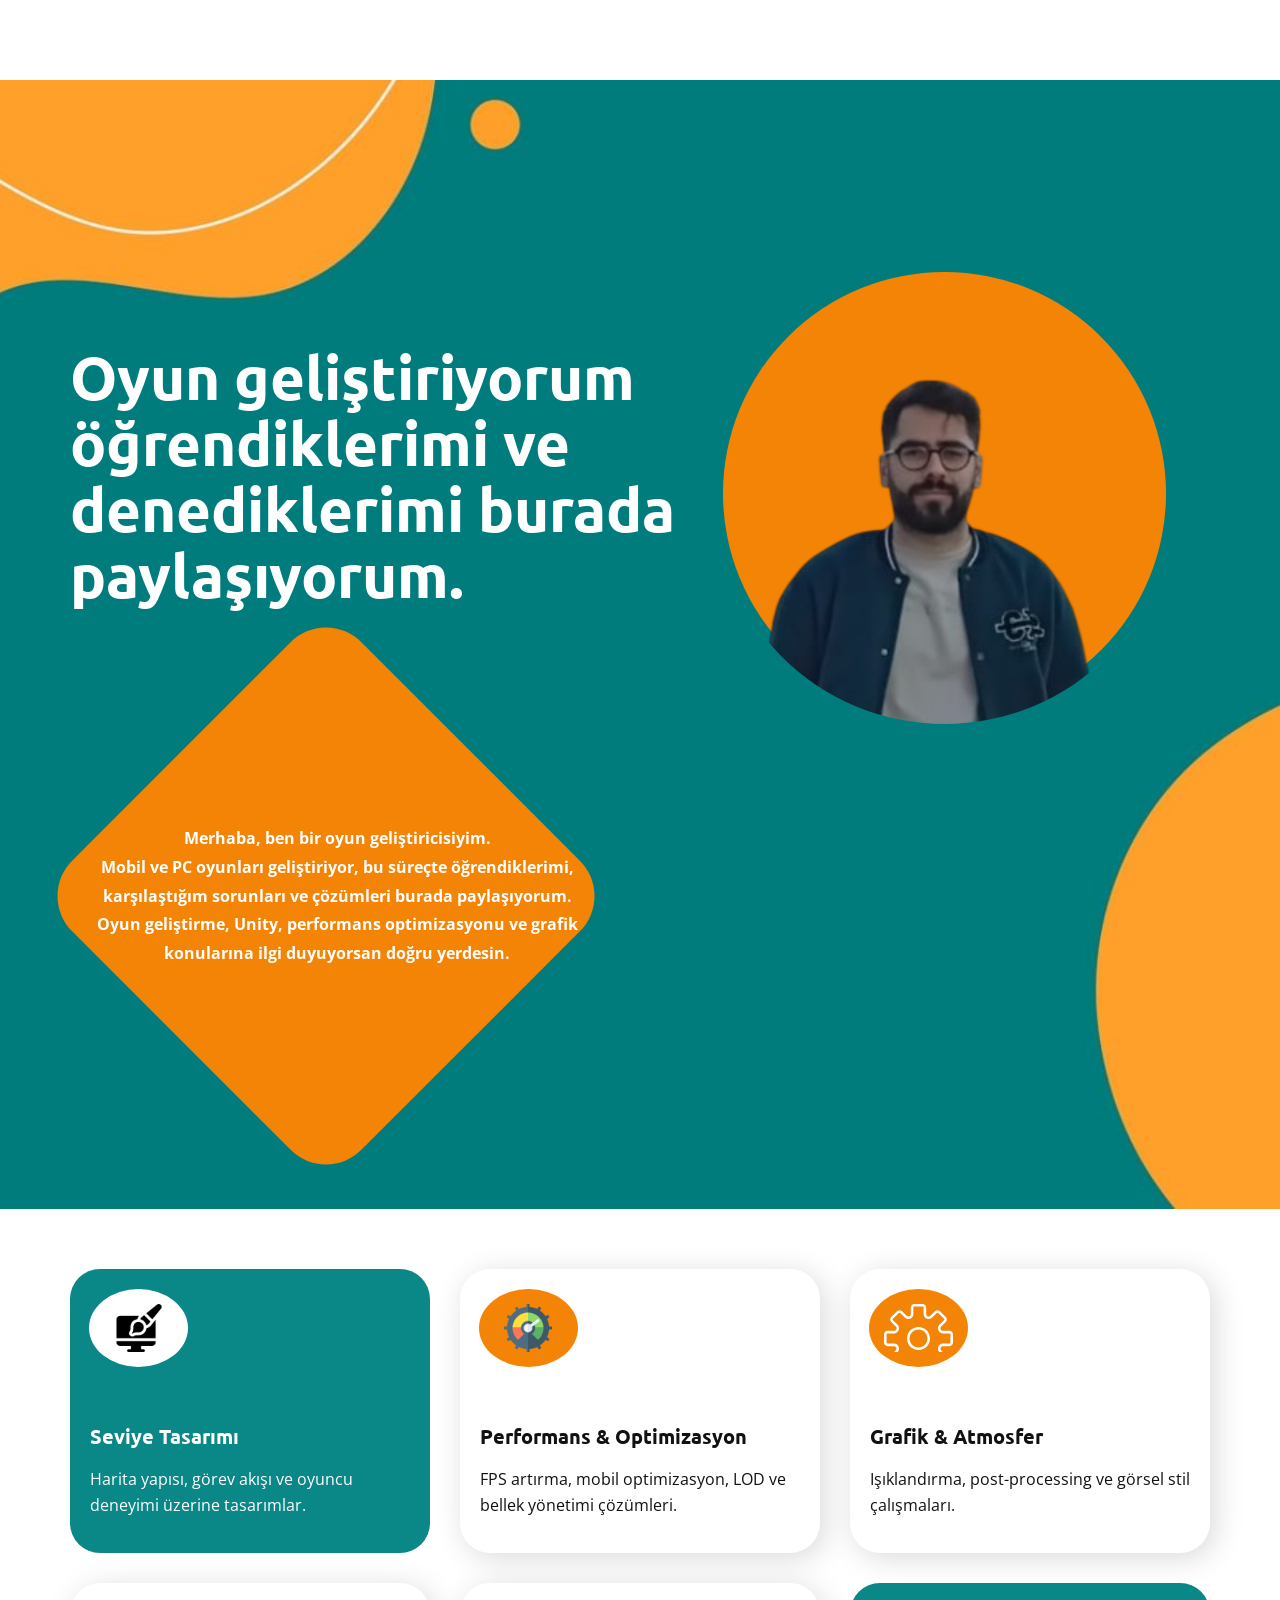
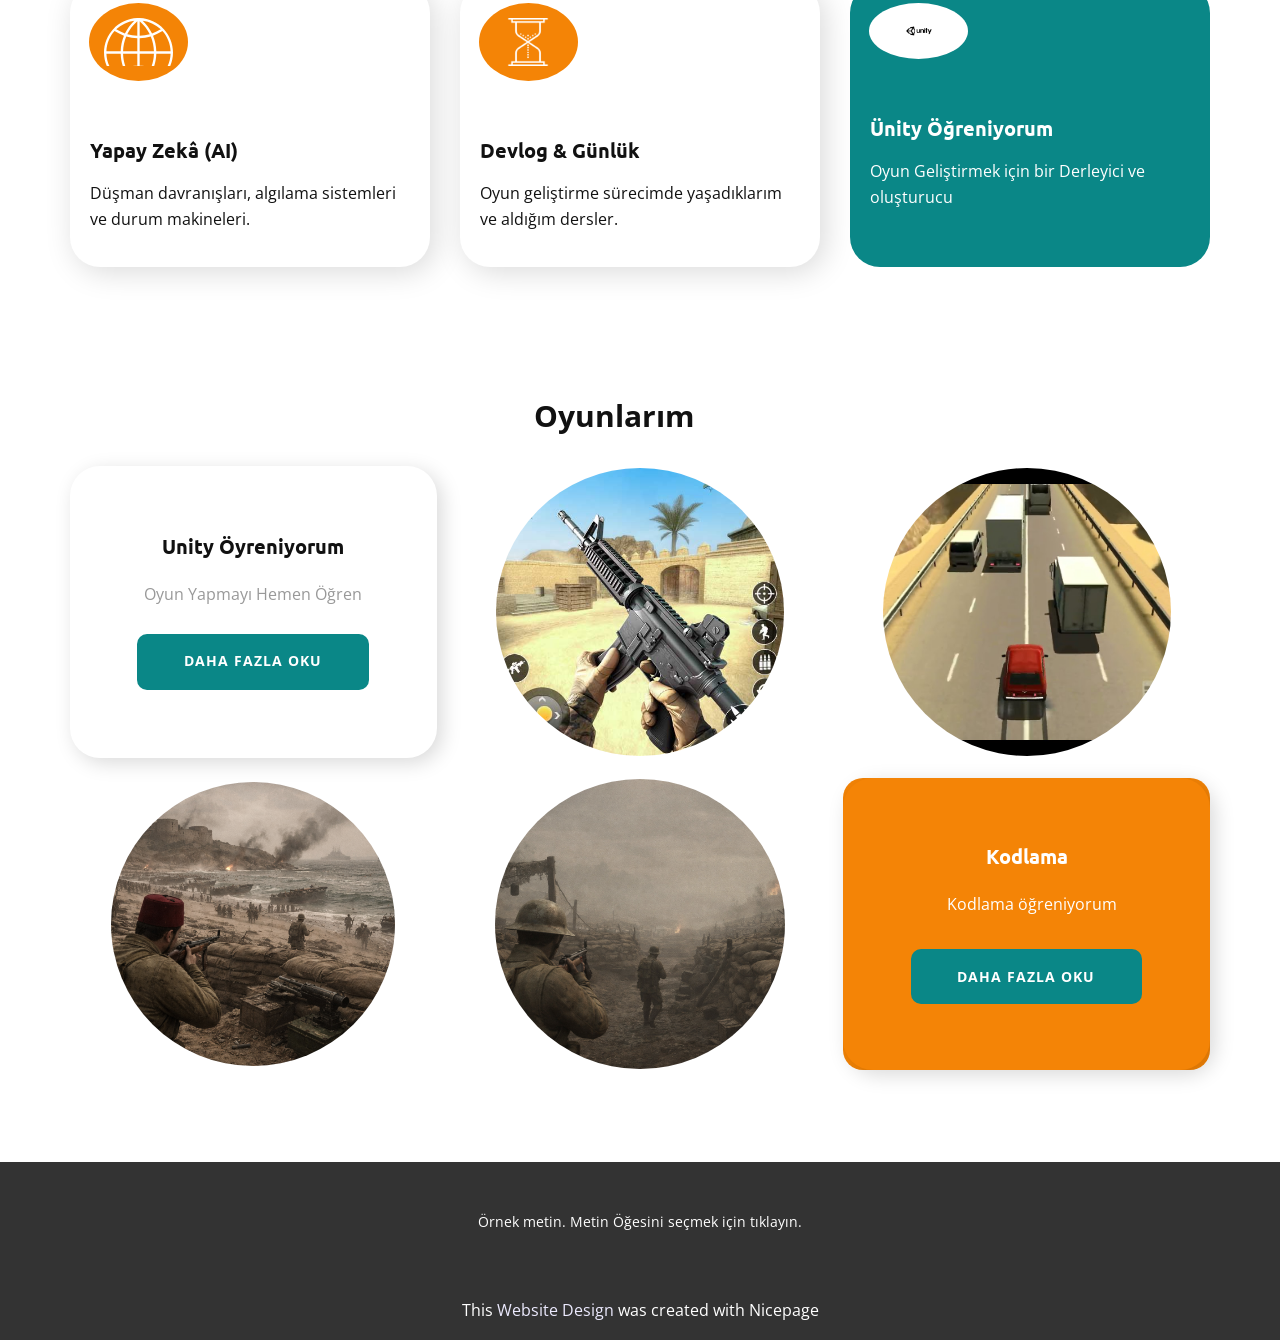
<file: index.html>
<!DOCTYPE html>
<html style="font-size: 16px;" lang="tr"><head>
    <meta name="viewport" content="width=device-width, initial-scale=1.0">
    <meta charset="utf-8">
    <meta name="keywords" content="Çalışmadığınız zamanlarda bile sizin için çalışır, Esnek ve güvenilir yazılım, Değişimi mümkün kılmaya ve sürdürmeye yoğun bir şekilde odaklanıyoruz., Kurslarımızı Tamamladıktan Sonra, İşte müşterilerimizden bazıları">
    <meta name="description" content="">
    <title>Giriş</title>
    <link rel="stylesheet" href="nicepage.css" media="screen">
<link rel="stylesheet" href="index.css" media="screen">
    <script class="u-script" type="text/javascript" src="jquery.js" defer=""></script>
    <script class="u-script" type="text/javascript" src="nicepage.js" defer=""></script>
    <meta name="generator" content="Nicepage 8.1.4, nicepage.com">
    
    
    
    
    
    <link id="u-page-google-font" rel="stylesheet" href="https://fonts.googleapis.com/css2?display=swap&amp;family=Roboto:ital,wght@0,100;0,200;0,300;0,400;0,500;0,600;0,700;0,800;0,900;1,100;1,200;1,300;1,400;1,500;1,600;1,700;1,800;1,900&amp;family=Open+Sans:ital,wght@0,300;0,400;0,500;0,600;0,700;0,800;1,300;1,400;1,500;1,600;1,700;1,800&amp;family=Ubuntu:ital,wght@0,300;0,400;0,500;0,700;1,300;1,400;1,500;1,700">
    <script type="application/ld+json">{
		"@context": "http://schema.org",
		"@type": "Organization",
		"name": ""
}</script>
    <meta name="theme-color" content="#4835f2">
    <meta property="og:title" content="Giriş">
    <meta property="og:type" content="website">
  <meta data-intl-tel-input-cdn-path="intlTelInput/"></head>
  <body data-home-page="Giriş.html" data-home-page-title="Giriş" data-path-to-root="./" data-include-products="false" class="u-body u-clearfix u-xl-mode" data-lang="tr"><header class="u-clearfix u-header u-header" id="header"><div class="u-clearfix u-sheet u-valign-middle-lg u-valign-middle-md u-valign-middle-sm u-valign-middle-xs u-sheet-1"></div></header>
    <section class="u-clearfix u-image u-section-1" id="carousel_3389" data-image-width="1920" data-image-height="1058">
      <div class="u-clearfix u-sheet u-sheet-1">
        <div class="u-palette-2-base u-preserve-proportions u-shape u-shape-circle u-shape-1"></div>
        <div class="u-image u-image-circle u-image-1" alt="" data-image-width="345" data-image-height="457"></div>
        <h2 class="u-align-left u-custom-font u-font-ubuntu u-text u-text-body-alt-color u-text-1"> Oyun geliştiriyorum öğrendiklerimi ve denediklerimi burad​a paylaşıyorum. </h2>
        <div class="u-rotation-parent u-rotation-parent-1">
          <div class="u-palette-2-base u-preserve-proportions u-radius u-shape u-shape-round u-shape-2"></div>
        </div>
        <p class="u-align-center u-text u-text-body-alt-color u-text-2" data-animation-name="" data-animation-duration="0" data-animation-delay="0" data-animation-direction=""> Merhaba, ben bir oyun geliştiricisiyim.<br> Mobil ve PC oyunları geliştiriyor, bu süreçte öğrendiklerimi, karşılaştığım sorunları ve çözümleri burada paylaşıyorum.<br> Oyun geliştirme, Unity, performans optimizasyonu ve grafik konularına ilgi duyuyorsan doğru yerdesin.
        </p>
      </div>
    </section>
    <section class="u-clearfix u-container-align-center u-section-2" id="carousel_71e0">
      <div class="u-clearfix u-sheet u-valign-middle-lg u-valign-middle-md u-valign-middle-sm u-valign-middle-xs u-sheet-1">
        <div class="u-expanded-width u-list u-list-1">
          <div class="u-repeater u-repeater-1">
            <div class="u-container-style u-custom-item u-list-item u-palette-4-base u-radius-30 u-repeater-item u-shape-round u-list-item-1">
              <div class="u-container-layout u-similar-container u-valign-top u-container-layout-1"><span class="u-align-left u-custom-item u-file-icon u-icon u-icon-circle u-text-black u-white u-icon-1"><img src="images/2554812-2194a3cb.png" alt=""></span>
                <h6 class="u-align-left u-custom-font u-font-ubuntu u-text u-text-1"> Seviye Tasarımı </h6>
                <p class="u-align-left u-text u-text-2"> Harita yapısı, görev akışı ve oyuncu deneyimi üzerine tasarımlar.</p>
              </div>
            </div>
            <div class="u-container-style u-custom-item u-list-item u-radius-30 u-repeater-item u-shape-round u-white u-list-item-2">
              <div class="u-container-layout u-similar-container u-valign-top u-container-layout-2"><span class="u-align-left u-custom-item u-file-icon u-icon u-icon-circle u-palette-2-base u-icon-2"><img src="images/4598908.png" alt=""></span>
                <h6 class="u-align-left u-custom-font u-font-ubuntu u-text u-text-3"> Performans &amp; Optimizasyon</h6>
                <p class="u-align-left u-text u-text-4"> FPS artırma, mobil optimizasyon, LOD ve bellek yönetimi çözümleri.</p>
              </div>
            </div>
            <div class="u-container-style u-custom-item u-list-item u-radius-30 u-repeater-item u-shape-round u-white u-list-item-3">
              <div class="u-container-layout u-similar-container u-valign-top u-container-layout-3"><span class="u-align-left u-custom-item u-icon u-icon-circle u-palette-2-base u-text-white u-icon-3"><svg class="u-svg-link" preserveAspectRatio="xMidYMin slice" viewBox="0 0 54 54" style=""><use xlink:href="#svg-2091"></use></svg><svg class="u-svg-content" viewBox="0 0 54 54" x="0px" y="0px" id="svg-2091" style="enable-background:new 0 0 54 54;"><g><path d="M51.22,21h-5.052c-0.812,0-1.481-0.447-1.792-1.197s-0.153-1.54,0.42-2.114l3.572-3.571
		c0.525-0.525,0.814-1.224,0.814-1.966c0-0.743-0.289-1.441-0.814-1.967l-4.553-4.553c-1.05-1.05-2.881-1.052-3.933,0l-3.571,3.571
		c-0.574,0.573-1.366,0.733-2.114,0.421C33.447,9.313,33,8.644,33,7.832V2.78C33,1.247,31.753,0,30.22,0H23.78
		C22.247,0,21,1.247,21,2.78v5.052c0,0.812-0.447,1.481-1.197,1.792c-0.748,0.313-1.54,0.152-2.114-0.421l-3.571-3.571
		c-1.052-1.052-2.883-1.05-3.933,0l-4.553,4.553c-0.525,0.525-0.814,1.224-0.814,1.967c0,0.742,0.289,1.44,0.814,1.966l3.572,3.571
		c0.573,0.574,0.73,1.364,0.42,2.114S8.644,21,7.832,21H2.78C1.247,21,0,22.247,0,23.78v6.439C0,31.753,1.247,33,2.78,33h5.052
		c0.812,0,1.481,0.447,1.792,1.197s0.153,1.54-0.42,2.114l-3.572,3.571c-0.525,0.525-0.814,1.224-0.814,1.966
		c0,0.743,0.289,1.441,0.814,1.967l4.553,4.553c1.051,1.051,2.881,1.053,3.933,0l3.571-3.572c0.574-0.573,1.363-0.731,2.114-0.42
		c0.75,0.311,1.197,0.98,1.197,1.792v5.052c0,1.533,1.247,2.78,2.78,2.78h6.439c1.533,0,2.78-1.247,2.78-2.78v-5.052
		c0-0.812,0.447-1.481,1.197-1.792c0.751-0.312,1.54-0.153,2.114,0.42l3.571,3.572c1.052,1.052,2.883,1.05,3.933,0l4.553-4.553
		c0.525-0.525,0.814-1.224,0.814-1.967c0-0.742-0.289-1.44-0.814-1.966l-3.572-3.571c-0.573-0.574-0.73-1.364-0.42-2.114
		S45.356,33,46.168,33h5.052c1.533,0,2.78-1.247,2.78-2.78V23.78C54,22.247,52.753,21,51.22,21z M52,30.22
		C52,30.65,51.65,31,51.22,31h-5.052c-1.624,0-3.019,0.932-3.64,2.432c-0.622,1.5-0.295,3.146,0.854,4.294l3.572,3.571
		c0.305,0.305,0.305,0.8,0,1.104l-4.553,4.553c-0.304,0.304-0.799,0.306-1.104,0l-3.571-3.572c-1.149-1.149-2.794-1.474-4.294-0.854
		c-1.5,0.621-2.432,2.016-2.432,3.64v5.052C31,51.65,30.65,52,30.22,52H23.78C23.35,52,23,51.65,23,51.22v-5.052
		c0-1.624-0.932-3.019-2.432-3.64c-0.503-0.209-1.021-0.311-1.533-0.311c-1.014,0-1.997,0.4-2.761,1.164l-3.571,3.572
		c-0.306,0.306-0.801,0.304-1.104,0l-4.553-4.553c-0.305-0.305-0.305-0.8,0-1.104l3.572-3.571c1.148-1.148,1.476-2.794,0.854-4.294
		C10.851,31.932,9.456,31,7.832,31H2.78C2.35,31,2,30.65,2,30.22V23.78C2,23.35,2.35,23,2.78,23h5.052
		c1.624,0,3.019-0.932,3.64-2.432c0.622-1.5,0.295-3.146-0.854-4.294l-3.572-3.571c-0.305-0.305-0.305-0.8,0-1.104l4.553-4.553
		c0.304-0.305,0.799-0.305,1.104,0l3.571,3.571c1.147,1.147,2.792,1.476,4.294,0.854C22.068,10.851,23,9.456,23,7.832V2.78
		C23,2.35,23.35,2,23.78,2h6.439C30.65,2,31,2.35,31,2.78v5.052c0,1.624,0.932,3.019,2.432,3.64
		c1.502,0.622,3.146,0.294,4.294-0.854l3.571-3.571c0.306-0.305,0.801-0.305,1.104,0l4.553,4.553c0.305,0.305,0.305,0.8,0,1.104
		l-3.572,3.571c-1.148,1.148-1.476,2.794-0.854,4.294c0.621,1.5,2.016,2.432,3.64,2.432h5.052C51.65,23,52,23.35,52,23.78V30.22z"></path><path d="M27,18c-4.963,0-9,4.037-9,9s4.037,9,9,9s9-4.037,9-9S31.963,18,27,18z M27,34c-3.859,0-7-3.141-7-7s3.141-7,7-7
		s7,3.141,7,7S30.859,34,27,34z"></path>
</g></svg></span>
                <h6 class="u-align-left u-custom-font u-font-ubuntu u-text u-text-5"> Grafik &amp; Atmosfer</h6>
                <p class="u-align-left u-text u-text-6"> Işıklandırma, post-processing ve görsel stil çalışmaları.</p>
              </div>
            </div>
            <div class="u-container-style u-custom-item u-list-item u-radius-30 u-repeater-item u-shape-round u-white u-list-item-4">
              <div class="u-container-layout u-similar-container u-valign-top u-container-layout-4"><span class="u-align-left u-custom-item u-icon u-icon-circle u-palette-2-base u-text-white u-icon-4"><svg class="u-svg-link" preserveAspectRatio="xMidYMin slice" viewBox="0 0 58 58" style=""><use xlink:href="#svg-6f2c"></use></svg><svg class="u-svg-content" viewBox="0 0 58 58" x="0px" y="0px" id="svg-6f2c" style="enable-background:new 0 0 58 58;"><path d="M50.688,48.222C55.232,43.101,58,36.369,58,29c0-7.667-2.996-14.643-7.872-19.834c0,0,0-0.001,0-0.001
	c-0.004-0.006-0.01-0.008-0.013-0.013c-5.079-5.399-12.195-8.855-20.11-9.126l-0.001-0.001L29.439,0.01C29.293,0.005,29.147,0,29,0
	s-0.293,0.005-0.439,0.01l-0.563,0.015l-0.001,0.001c-7.915,0.271-15.031,3.727-20.11,9.126c-0.004,0.005-0.01,0.007-0.013,0.013
	c0,0,0,0.001-0.001,0.002C2.996,14.357,0,21.333,0,29c0,7.369,2.768,14.101,7.312,19.222c0.006,0.009,0.006,0.019,0.013,0.028
	c0.018,0.025,0.044,0.037,0.063,0.06c5.106,5.708,12.432,9.385,20.608,9.665l0.001,0.001l0.563,0.015C28.707,57.995,28.853,58,29,58
	s0.293-0.005,0.439-0.01l0.563-0.015l0.001-0.001c8.185-0.281,15.519-3.965,20.625-9.685c0.013-0.017,0.034-0.022,0.046-0.04
	C50.682,48.241,50.682,48.231,50.688,48.222z M2.025,30h12.003c0.113,4.239,0.941,8.358,2.415,12.217
	c-2.844,1.029-5.563,2.409-8.111,4.131C4.585,41.891,2.253,36.21,2.025,30z M8.878,11.023c2.488,1.618,5.137,2.914,7.9,3.882
	C15.086,19.012,14.15,23.44,14.028,28H2.025C2.264,21.493,4.812,15.568,8.878,11.023z M55.975,28H43.972
	c-0.122-4.56-1.058-8.988-2.75-13.095c2.763-0.968,5.412-2.264,7.9-3.882C53.188,15.568,55.736,21.493,55.975,28z M28,14.963
	c-2.891-0.082-5.729-0.513-8.471-1.283C21.556,9.522,24.418,5.769,28,2.644V14.963z M28,16.963V28H16.028
	c0.123-4.348,1.035-8.565,2.666-12.475C21.7,16.396,24.821,16.878,28,16.963z M30,16.963c3.179-0.085,6.3-0.566,9.307-1.438
	c1.631,3.91,2.543,8.127,2.666,12.475H30V16.963z M30,14.963V2.644c3.582,3.125,6.444,6.878,8.471,11.036
	C35.729,14.45,32.891,14.881,30,14.963z M40.409,13.072c-1.921-4.025-4.587-7.692-7.888-10.835
	c5.856,0.766,11.125,3.414,15.183,7.318C45.4,11.017,42.956,12.193,40.409,13.072z M17.591,13.072
	c-2.547-0.879-4.991-2.055-7.294-3.517c4.057-3.904,9.327-6.552,15.183-7.318C22.178,5.38,19.512,9.047,17.591,13.072z M16.028,30
	H28v10.038c-3.307,0.088-6.547,0.604-9.661,1.541C16.932,37.924,16.141,34.019,16.028,30z M28,42.038v13.318
	c-3.834-3.345-6.84-7.409-8.884-11.917C21.983,42.594,24.961,42.124,28,42.038z M30,55.356V42.038
	c3.039,0.085,6.017,0.556,8.884,1.4C36.84,47.947,33.834,52.011,30,55.356z M30,40.038V30h11.972
	c-0.113,4.019-0.904,7.924-2.312,11.58C36.547,40.642,33.307,40.126,30,40.038z M43.972,30h12.003
	c-0.228,6.21-2.559,11.891-6.307,16.348c-2.548-1.722-5.267-3.102-8.111-4.131C43.032,38.358,43.859,34.239,43.972,30z
	 M9.691,47.846c2.366-1.572,4.885-2.836,7.517-3.781c1.945,4.36,4.737,8.333,8.271,11.698C19.328,54.958,13.823,52.078,9.691,47.846
	z M32.521,55.763c3.534-3.364,6.326-7.337,8.271-11.698c2.632,0.945,5.15,2.209,7.517,3.781
	C44.177,52.078,38.672,54.958,32.521,55.763z"></path></svg></span>
                <h6 class="u-align-left u-custom-font u-font-ubuntu u-text u-text-7"> Yapay Zekâ (AI)</h6>
                <p class="u-align-left u-text u-text-8"> Düşman davranışları, algılama sistemleri ve durum makineleri.</p>
              </div>
            </div>
            <div class="u-container-style u-custom-item u-list-item u-radius-30 u-repeater-item u-shape-round u-white u-list-item-5">
              <div class="u-container-layout u-similar-container u-valign-top u-container-layout-5"><span class="u-align-left u-custom-item u-file-icon u-icon u-icon-circle u-palette-2-base u-icon-5"><img src="images/149236-2f6ed966.png" alt=""></span>
                <h6 class="u-align-left u-custom-font u-font-ubuntu u-text u-text-9"> Devlog &amp; Günlük</h6>
                <p class="u-align-left u-text u-text-10"> Oyun geliştirme sürecimde yaşadıklarım ve aldığım dersler.</p>
              </div>
            </div>
            <div class="u-container-style u-custom-item u-list-item u-palette-4-base u-radius-30 u-repeater-item u-shape-round u-list-item-6">
              <div class="u-container-layout u-similar-container u-valign-top u-container-layout-6"><span class="u-align-left u-custom-item u-file-icon u-icon u-icon-circle u-white u-icon-6"><img src="images/unity-company_feature-Photoroom.png" alt=""></span>
                <h6 class="u-align-left u-custom-font u-font-ubuntu u-text u-text-11">Ünity Öğreniyorum </h6>
                <p class="u-align-left u-text u-text-12">Oyun Geliştirmek için bir Derleyici ve oluşturucu </p>
              </div>
            </div>
          </div>
        </div>
      </div>
    </section>
    <section class="u-clearfix u-section-3" id="carousel_7745">
      <div class="u-clearfix u-sheet u-sheet-1">
        <p class="u-text u-text-1">Oyunlar​​ım<span style="font-weight: 700;"></span>
        </p>
        <div class="data-layout-selected u-clearfix u-expanded-width u-gutter-20 u-layout-wrap u-layout-wrap-1">
          <div class="u-layout">
            <div class="u-layout-col">
              <div class="u-size-30">
                <div class="u-layout-row">
                  <div class="u-container-style u-layout-cell u-radius-30 u-shape-round u-size-20 u-white u-layout-cell-1">
                    <div class="u-container-layout u-valign-middle u-container-layout-1">
                      <h6 class="u-align-center u-custom-font u-font-ubuntu u-text u-text-default u-text-2">Unity Öyreniyorum </h6>
                      <p class="u-align-center u-text u-text-default u-text-grey-40 u-text-3">Oyun Yapmayı Hemen Öğren</p>
                      <a href="#" class="u-align-center u-border-hover-palette-3-base u-border-none u-btn u-btn-round u-button-style u-hover-palette-3-base u-palette-4-base u-radius-10 u-btn-1">daha fazla oku</a>
                    </div>
                  </div>
                  <div class="u-container-style u-layout-cell u-size-20 u-layout-cell-2">
                    <div class="u-container-layout u-valign-top u-container-layout-2">
                      <div class="u-image u-image-circle u-image-1" data-image-width="512" data-image-height="512"></div>
                    </div>
                  </div>
                  <div class="u-container-style u-layout-cell u-size-20 u-layout-cell-3">
                    <div class="u-container-layout u-valign-top u-container-layout-3">
                      <div class="u-image u-image-circle u-image-2" data-image-width="1280" data-image-height="720"></div>
                    </div>
                  </div>
                </div>
              </div>
              <div class="u-size-30">
                <div class="u-layout-row">
                  <div class="u-container-style u-layout-cell u-size-20 u-layout-cell-4">
                    <div class="u-container-layout u-valign-bottom u-container-layout-4">
                      <div class="custom-expanded u-image u-image-circle u-preserve-proportions u-image-3" data-image-width="1536" data-image-height="1024"></div>
                    </div>
                  </div>
                  <div class="u-container-style u-layout-cell u-size-20 u-layout-cell-5">
                    <div class="u-container-layout u-valign-middle u-container-layout-5">
                      <div class="u-image u-image-circle u-image-4" data-image-width="1536" data-image-height="1024"></div>
                    </div>
                  </div>
                  <div class="u-container-style u-layout-cell u-palette-2-base u-radius-30 u-shape-round u-size-20 u-layout-cell-6" data-animation-name="" data-animation-duration="0" data-animation-delay="0" data-animation-direction="">
                    <div class="u-container-layout u-valign-middle u-container-layout-6">
                      <h6 class="u-align-center u-custom-font u-font-ubuntu u-text u-text-default u-text-4"> Kodlama</h6>
                      <p class="u-align-center u-text u-text-default u-text-5">Kodlama öğreniyorum</p>
                      <a href="#" class="u-align-center u-border-hover-palette-3-base u-btn u-btn-round u-button-style u-hover-palette-3-base u-palette-4-base u-radius-10 u-btn-2" data-animation-name="" data-animation-duration="0" data-animation-delay="0" data-animation-direction="">daha fazla oku</a>
                    </div>
                  </div>
                </div>
              </div>
            </div>
          </div>
        </div>
      </div>
    </section>
    
    
    
    <footer class="u-align-center u-clearfix u-container-align-center u-footer u-grey-80 u-footer" id="footer"><div class="u-clearfix u-sheet u-sheet-1">
        <p class="u-small-text u-text u-text-variant u-text-1">Örnek metin. Metin Öğesini seçmek için tıklayın.</p>
      </div></footer>
    <section class="u-backlink u-clearfix u-grey-80"> This <a href="https://nicepage.com/website-design">Website Design</a> was created with Nicepage 
    </section>
  
</body></html>
</file>
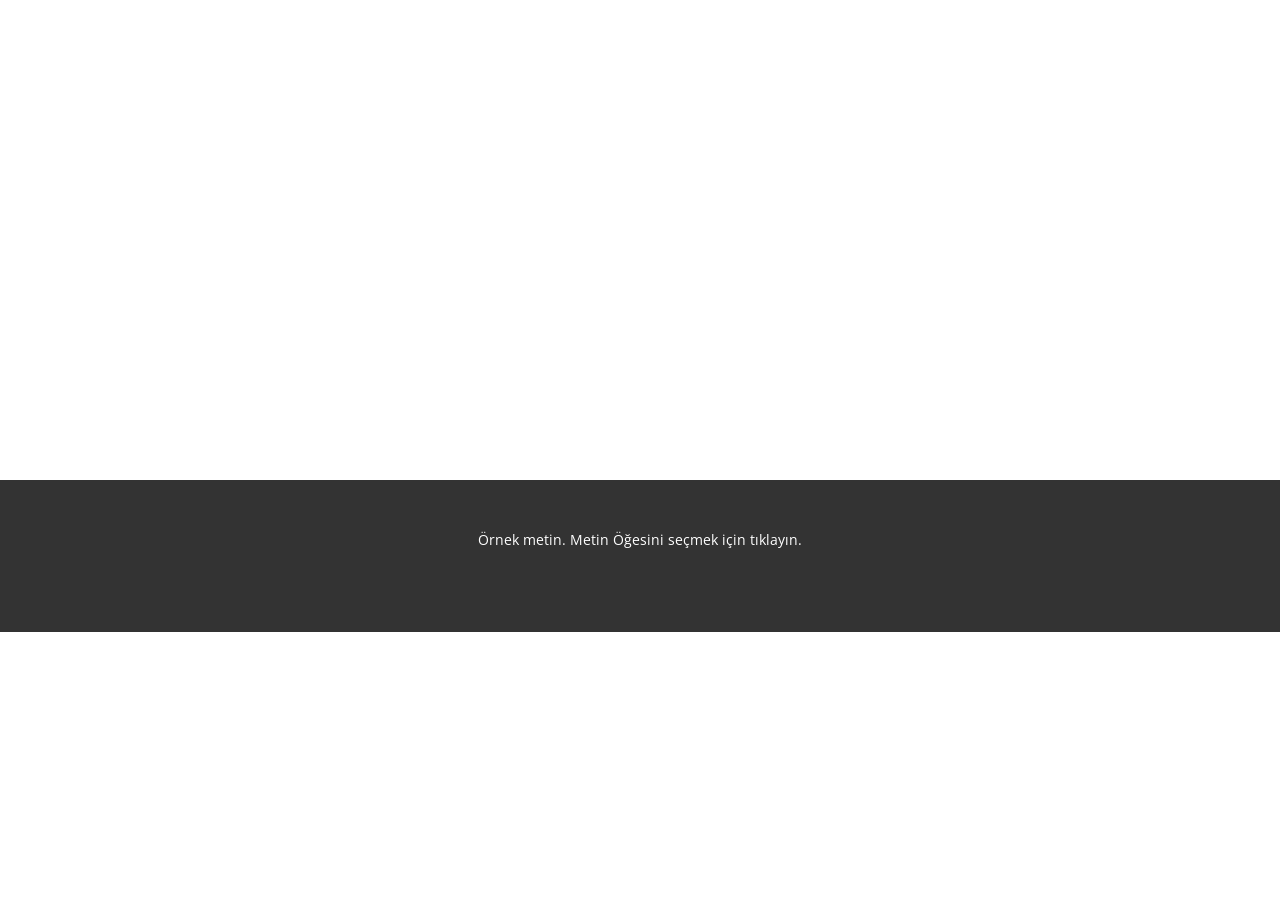
<file: hakkinda.html>
<!DOCTYPE html>
<html style="font-size: 16px;" lang="tr"><head>
    <meta name="viewport" content="width=device-width, initial-scale=1.0">
    <meta charset="utf-8">
    <meta name="keywords" content="">
    <meta name="description" content="">
    <title>Hakkında</title>
    <link rel="stylesheet" href="nicepage.css" media="screen">
<link rel="stylesheet" href="Hakkında.css" media="screen">
    <script class="u-script" type="text/javascript" src="jquery.js" defer=""></script>
    <script class="u-script" type="text/javascript" src="nicepage.js" defer=""></script>
    <meta name="generator" content="Nicepage 8.1.4, nicepage.com">
    
    
    
    <link id="u-page-google-font" rel="stylesheet" href="https://fonts.googleapis.com/css2?display=swap&amp;family=Roboto:ital,wght@0,100;0,200;0,300;0,400;0,500;0,600;0,700;0,800;0,900;1,100;1,200;1,300;1,400;1,500;1,600;1,700;1,800;1,900&amp;family=Open+Sans:ital,wght@0,300;0,400;0,500;0,600;0,700;0,800;1,300;1,400;1,500;1,600;1,700;1,800">
    <script type="application/ld+json">{
		"@context": "http://schema.org",
		"@type": "Organization",
		"name": ""
}</script>
    <meta name="theme-color" content="#4835f2">
    <meta property="og:title" content="Hakkında">
    <meta property="og:type" content="website">
  <meta data-intl-tel-input-cdn-path="intlTelInput/"></head>
  <body data-path-to-root="./" data-include-products="false" class="u-body u-xl-mode" data-lang="tr"><header class="u-clearfix u-header u-header" id="header"><div class="u-clearfix u-sheet u-valign-middle-lg u-valign-middle-md u-valign-middle-sm u-valign-middle-xs u-sheet-1"></div></header>
    <section class="u-clearfix u-section-1" id="block-1">
      <div class="u-clearfix u-sheet u-sheet-1"></div>
    </section>
    
    
    
    <footer class="u-align-center u-clearfix u-container-align-center u-footer u-grey-80 u-footer" id="footer"><div class="u-clearfix u-sheet u-sheet-1">
        <p class="u-small-text u-text u-text-variant u-text-1">Örnek metin. Metin Öğesini seçmek için tıklayın.</p>
      </div></footer>
    <section class="u-backlink u-clearfix u-grey-80"></section>
  
</body></html>
</file>
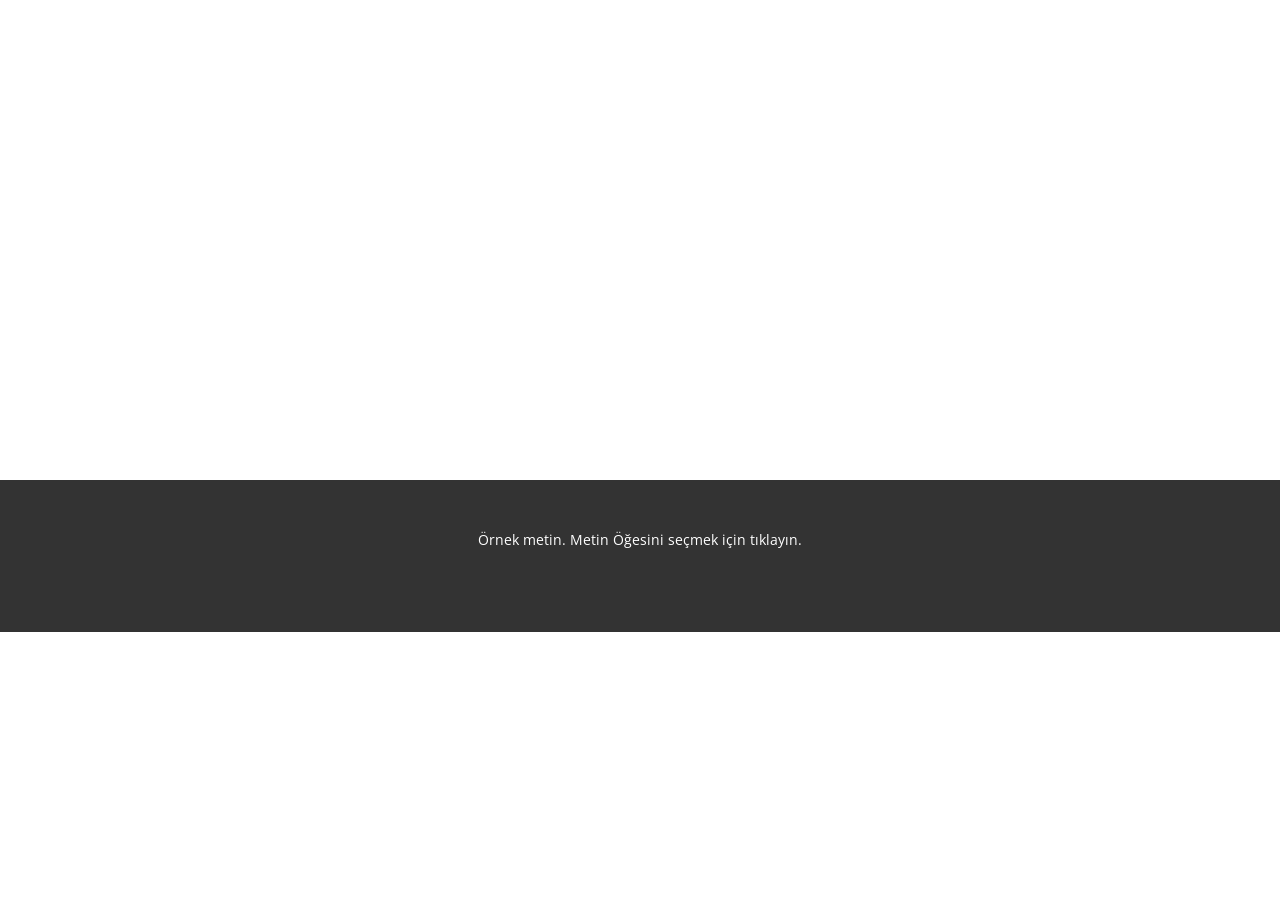
<file: hakkinda.html.html>
<!DOCTYPE html>
<html style="font-size: 16px;" lang="tr"><head>
    <meta name="viewport" content="width=device-width, initial-scale=1.0">
    <meta charset="utf-8">
    <meta name="keywords" content="">
    <meta name="description" content="">
    <title>Hakkında</title>
    <link rel="stylesheet" href="nicepage.css" media="screen">
<link rel="stylesheet" href="Hakkında.css" media="screen">
    <script class="u-script" type="text/javascript" src="jquery.js" defer=""></script>
    <script class="u-script" type="text/javascript" src="nicepage.js" defer=""></script>
    <meta name="generator" content="Nicepage 8.1.4, nicepage.com">
    
    
    
    <link id="u-page-google-font" rel="stylesheet" href="https://fonts.googleapis.com/css2?display=swap&amp;family=Roboto:ital,wght@0,100;0,200;0,300;0,400;0,500;0,600;0,700;0,800;0,900;1,100;1,200;1,300;1,400;1,500;1,600;1,700;1,800;1,900&amp;family=Open+Sans:ital,wght@0,300;0,400;0,500;0,600;0,700;0,800;1,300;1,400;1,500;1,600;1,700;1,800">
    <script type="application/ld+json">{
		"@context": "http://schema.org",
		"@type": "Organization",
		"name": ""
}</script>
    <meta name="theme-color" content="#4835f2">
    <meta property="og:title" content="Hakkında">
    <meta property="og:type" content="website">
  <meta data-intl-tel-input-cdn-path="intlTelInput/"></head>
  <body data-path-to-root="./" data-include-products="false" class="u-body u-xl-mode" data-lang="tr"><header class="u-clearfix u-header u-header" id="header"><div class="u-clearfix u-sheet u-valign-middle-lg u-valign-middle-md u-valign-middle-sm u-valign-middle-xs u-sheet-1"></div></header>
    <section class="u-clearfix u-section-1" id="block-1">
      <div class="u-clearfix u-sheet u-sheet-1"></div>
    </section>
    
    
    
    <footer class="u-align-center u-clearfix u-container-align-center u-footer u-grey-80 u-footer" id="footer"><div class="u-clearfix u-sheet u-sheet-1">
        <p class="u-small-text u-text u-text-variant u-text-1">Örnek metin. Metin Öğesini seçmek için tıklayın.</p>
      </div></footer>
    <section class="u-backlink u-clearfix u-grey-80"></section>
  
</body></html>
</file>
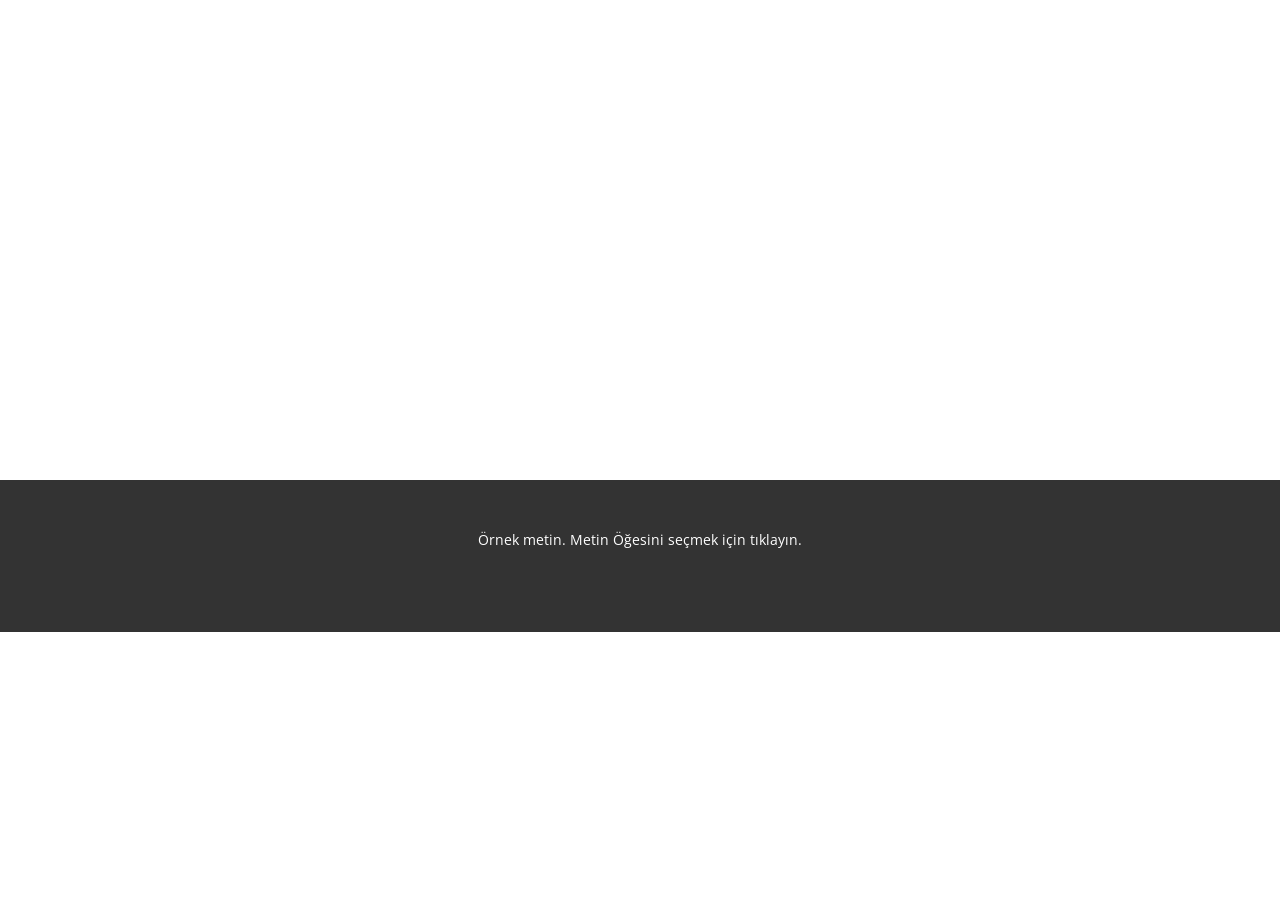
<file: iletisim.html>
<!DOCTYPE html>
<html style="font-size: 16px;" lang="tr"><head>
    <meta name="viewport" content="width=device-width, initial-scale=1.0">
    <meta charset="utf-8">
    <meta name="keywords" content="">
    <meta name="description" content="">
    <title>İletişim</title>
    <link rel="stylesheet" href="nicepage.css" media="screen">
<link rel="stylesheet" href="İletişim.css" media="screen">
    <script class="u-script" type="text/javascript" src="jquery.js" defer=""></script>
    <script class="u-script" type="text/javascript" src="nicepage.js" defer=""></script>
    <meta name="generator" content="Nicepage 8.1.4, nicepage.com">
    
    
    
    <link id="u-page-google-font" rel="stylesheet" href="https://fonts.googleapis.com/css2?display=swap&amp;family=Roboto:ital,wght@0,100;0,200;0,300;0,400;0,500;0,600;0,700;0,800;0,900;1,100;1,200;1,300;1,400;1,500;1,600;1,700;1,800;1,900&amp;family=Open+Sans:ital,wght@0,300;0,400;0,500;0,600;0,700;0,800;1,300;1,400;1,500;1,600;1,700;1,800">
    <script type="application/ld+json">{
		"@context": "http://schema.org",
		"@type": "Organization",
		"name": ""
}</script>
    <meta name="theme-color" content="#4835f2">
    <meta property="og:title" content="İletişim">
    <meta property="og:type" content="website">
  <meta data-intl-tel-input-cdn-path="intlTelInput/"></head>
  <body data-path-to-root="./" data-include-products="false" class="u-body u-xl-mode" data-lang="tr"><header class="u-clearfix u-header u-header" id="header"><div class="u-clearfix u-sheet u-valign-middle-lg u-valign-middle-md u-valign-middle-sm u-valign-middle-xs u-sheet-1"></div></header>
    <section class="u-clearfix u-section-1" id="block-1">
      <div class="u-clearfix u-sheet u-sheet-1"></div>
    </section>
    
    
    
    <footer class="u-align-center u-clearfix u-container-align-center u-footer u-grey-80 u-footer" id="footer"><div class="u-clearfix u-sheet u-sheet-1">
        <p class="u-small-text u-text u-text-variant u-text-1">Örnek metin. Metin Öğesini seçmek için tıklayın.</p>
      </div></footer>
    <section class="u-backlink u-clearfix u-grey-80"></section>
  
</body></html>
</file>
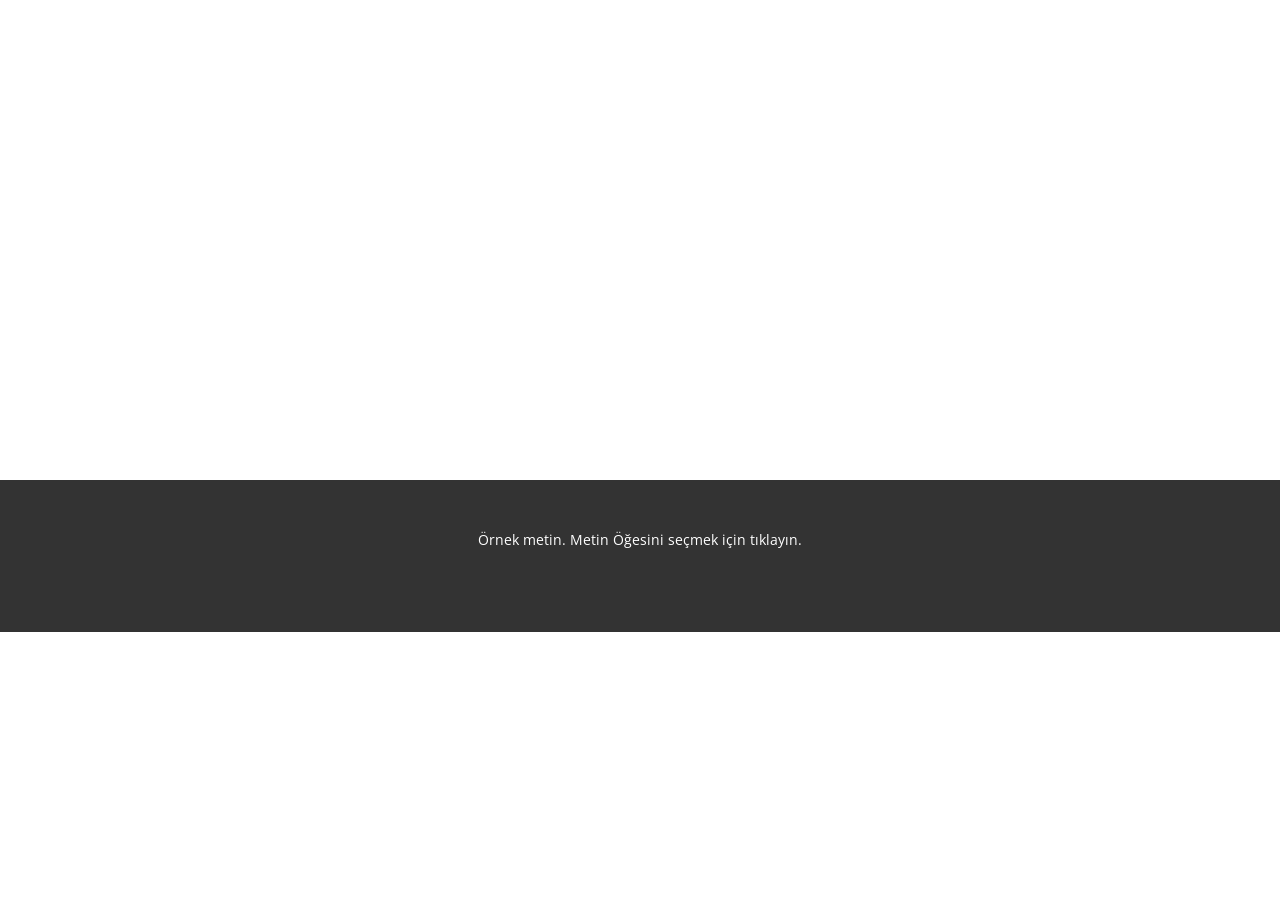
<file: iletisim.html.html>
<!DOCTYPE html>
<html style="font-size: 16px;" lang="tr"><head>
    <meta name="viewport" content="width=device-width, initial-scale=1.0">
    <meta charset="utf-8">
    <meta name="keywords" content="">
    <meta name="description" content="">
    <title>İletişim</title>
    <link rel="stylesheet" href="nicepage.css" media="screen">
<link rel="stylesheet" href="İletişim.css" media="screen">
    <script class="u-script" type="text/javascript" src="jquery.js" defer=""></script>
    <script class="u-script" type="text/javascript" src="nicepage.js" defer=""></script>
    <meta name="generator" content="Nicepage 8.1.4, nicepage.com">
    
    
    
    <link id="u-page-google-font" rel="stylesheet" href="https://fonts.googleapis.com/css2?display=swap&amp;family=Roboto:ital,wght@0,100;0,200;0,300;0,400;0,500;0,600;0,700;0,800;0,900;1,100;1,200;1,300;1,400;1,500;1,600;1,700;1,800;1,900&amp;family=Open+Sans:ital,wght@0,300;0,400;0,500;0,600;0,700;0,800;1,300;1,400;1,500;1,600;1,700;1,800">
    <script type="application/ld+json">{
		"@context": "http://schema.org",
		"@type": "Organization",
		"name": ""
}</script>
    <meta name="theme-color" content="#4835f2">
    <meta property="og:title" content="İletişim">
    <meta property="og:type" content="website">
  <meta data-intl-tel-input-cdn-path="intlTelInput/"></head>
  <body data-path-to-root="./" data-include-products="false" class="u-body u-xl-mode" data-lang="tr"><header class="u-clearfix u-header u-header" id="header"><div class="u-clearfix u-sheet u-valign-middle-lg u-valign-middle-md u-valign-middle-sm u-valign-middle-xs u-sheet-1"></div></header>
    <section class="u-clearfix u-section-1" id="block-1">
      <div class="u-clearfix u-sheet u-sheet-1"></div>
    </section>
    
    
    
    <footer class="u-align-center u-clearfix u-container-align-center u-footer u-grey-80 u-footer" id="footer"><div class="u-clearfix u-sheet u-sheet-1">
        <p class="u-small-text u-text u-text-variant u-text-1">Örnek metin. Metin Öğesini seçmek için tıklayın.</p>
      </div></footer>
    <section class="u-backlink u-clearfix u-grey-80"></section>
  
</body></html>
</file>
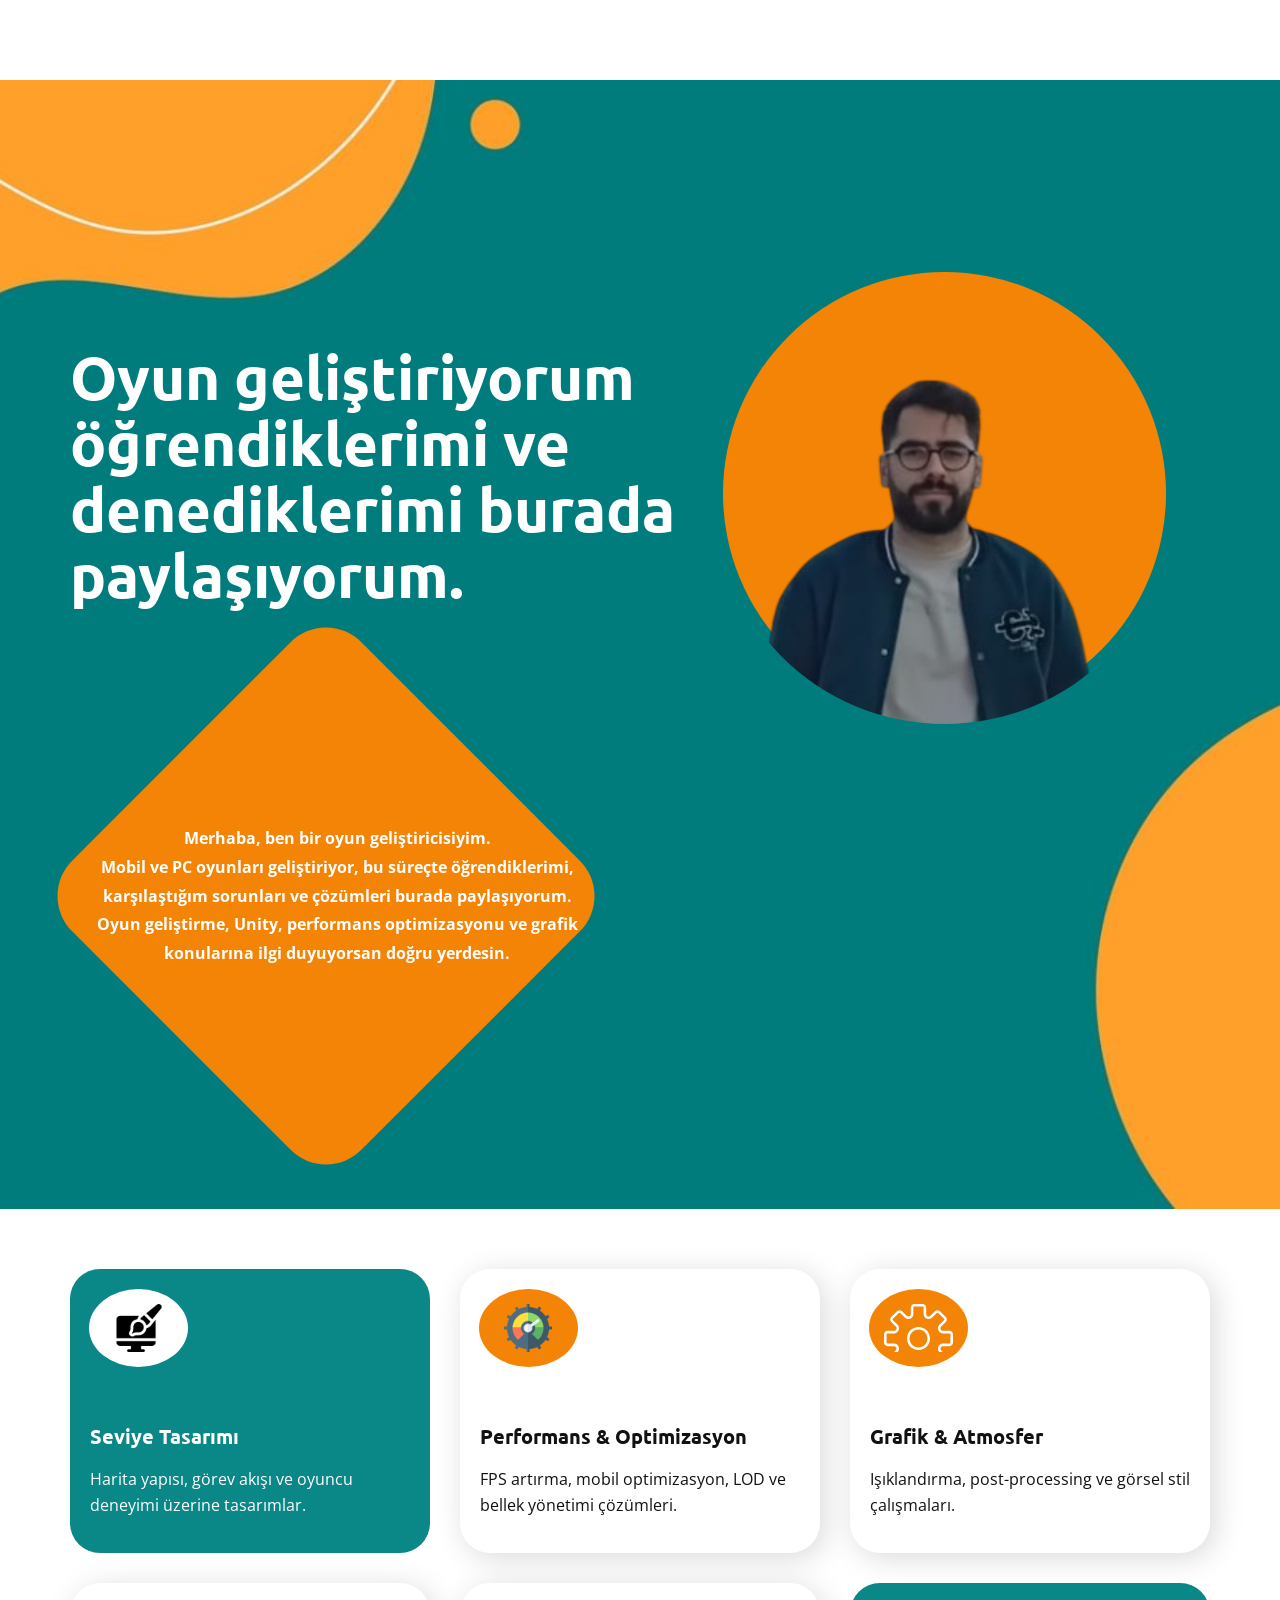
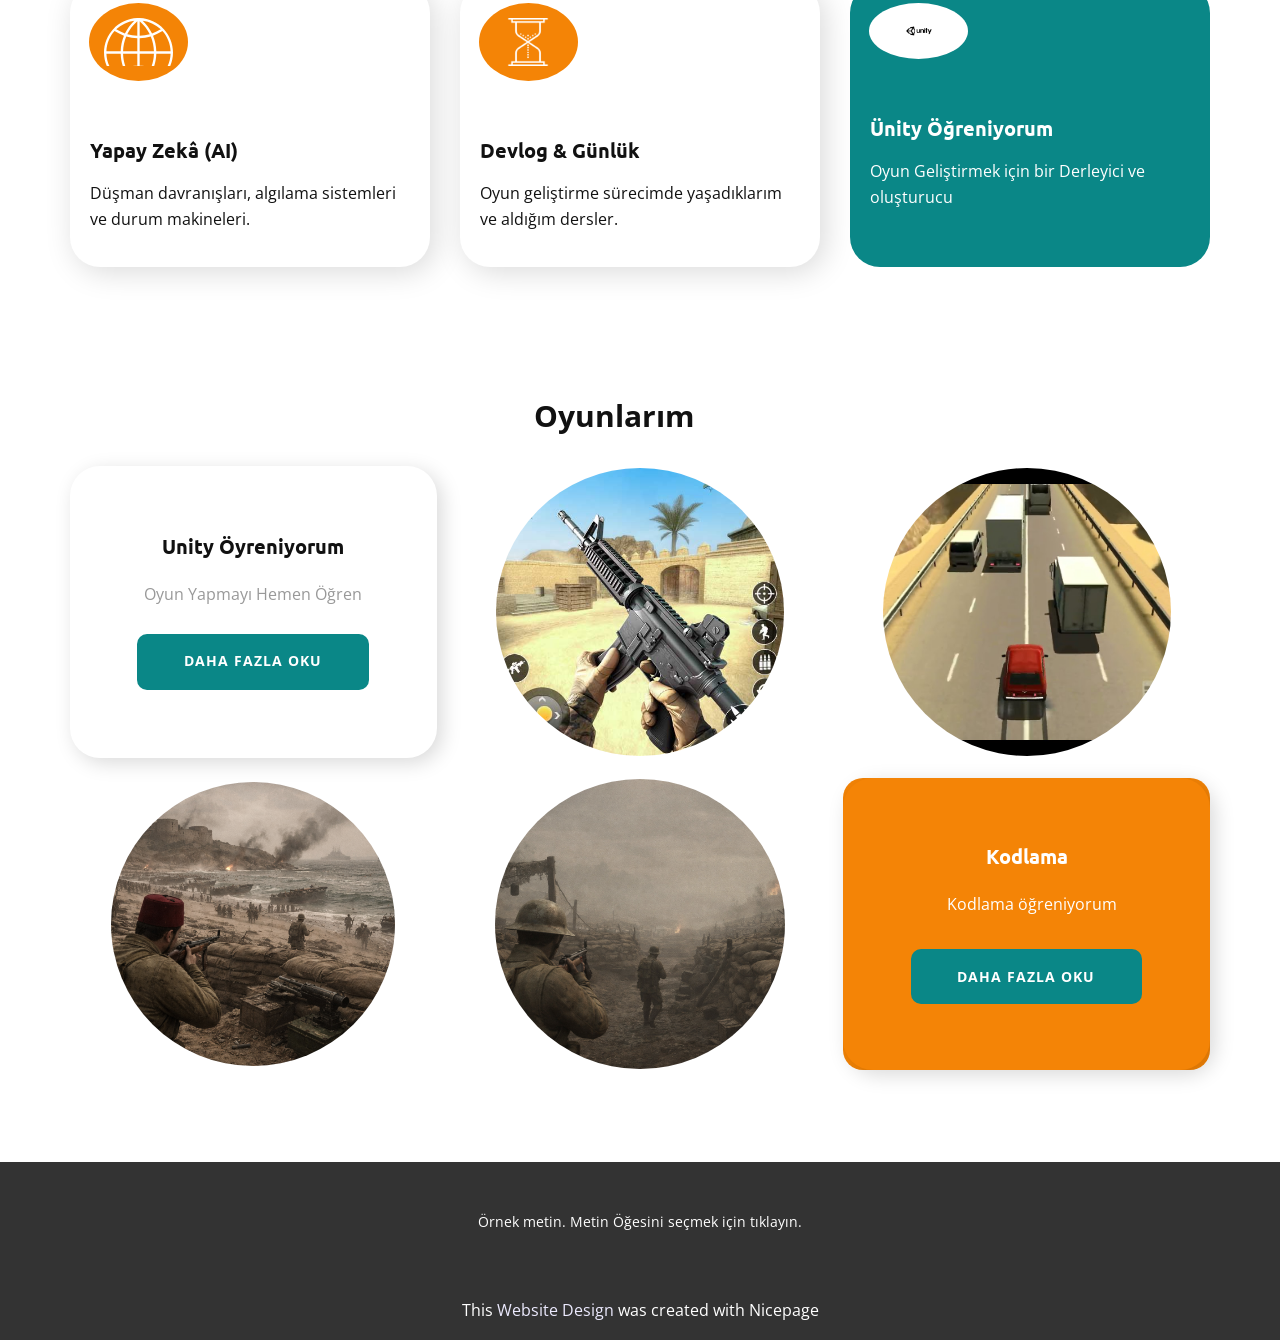
<file: index.html.html>
<!DOCTYPE html>
<html style="font-size: 16px;" lang="tr"><head>
    <meta name="viewport" content="width=device-width, initial-scale=1.0">
    <meta charset="utf-8">
    <meta name="keywords" content="Çalışmadığınız zamanlarda bile sizin için çalışır, Esnek ve güvenilir yazılım, Değişimi mümkün kılmaya ve sürdürmeye yoğun bir şekilde odaklanıyoruz., Kurslarımızı Tamamladıktan Sonra, İşte müşterilerimizden bazıları">
    <meta name="description" content="">
    <title>Giriş</title>
    <link rel="stylesheet" href="nicepage.css" media="screen">
<link rel="stylesheet" href="index.css" media="screen">
    <script class="u-script" type="text/javascript" src="jquery.js" defer=""></script>
    <script class="u-script" type="text/javascript" src="nicepage.js" defer=""></script>
    <meta name="generator" content="Nicepage 8.1.4, nicepage.com">
    
    
    
    
    
    <link id="u-page-google-font" rel="stylesheet" href="https://fonts.googleapis.com/css2?display=swap&amp;family=Roboto:ital,wght@0,100;0,200;0,300;0,400;0,500;0,600;0,700;0,800;0,900;1,100;1,200;1,300;1,400;1,500;1,600;1,700;1,800;1,900&amp;family=Open+Sans:ital,wght@0,300;0,400;0,500;0,600;0,700;0,800;1,300;1,400;1,500;1,600;1,700;1,800&amp;family=Ubuntu:ital,wght@0,300;0,400;0,500;0,700;1,300;1,400;1,500;1,700">
    <script type="application/ld+json">{
		"@context": "http://schema.org",
		"@type": "Organization",
		"name": ""
}</script>
    <meta name="theme-color" content="#4835f2">
    <meta property="og:title" content="Giriş">
    <meta property="og:type" content="website">
  <meta data-intl-tel-input-cdn-path="intlTelInput/"></head>
  <body data-home-page="Giriş.html" data-home-page-title="Giriş" data-path-to-root="./" data-include-products="false" class="u-body u-clearfix u-xl-mode" data-lang="tr"><header class="u-clearfix u-header u-header" id="header"><div class="u-clearfix u-sheet u-valign-middle-lg u-valign-middle-md u-valign-middle-sm u-valign-middle-xs u-sheet-1"></div></header>
    <section class="u-clearfix u-image u-section-1" id="carousel_3389" data-image-width="1920" data-image-height="1058">
      <div class="u-clearfix u-sheet u-sheet-1">
        <div class="u-palette-2-base u-preserve-proportions u-shape u-shape-circle u-shape-1"></div>
        <div class="u-image u-image-circle u-image-1" alt="" data-image-width="345" data-image-height="457"></div>
        <h2 class="u-align-left u-custom-font u-font-ubuntu u-text u-text-body-alt-color u-text-1"> Oyun geliştiriyorum öğrendiklerimi ve denediklerimi burad​a paylaşıyorum. </h2>
        <div class="u-rotation-parent u-rotation-parent-1">
          <div class="u-palette-2-base u-preserve-proportions u-radius u-shape u-shape-round u-shape-2"></div>
        </div>
        <p class="u-align-center u-text u-text-body-alt-color u-text-2" data-animation-name="" data-animation-duration="0" data-animation-delay="0" data-animation-direction=""> Merhaba, ben bir oyun geliştiricisiyim.<br> Mobil ve PC oyunları geliştiriyor, bu süreçte öğrendiklerimi, karşılaştığım sorunları ve çözümleri burada paylaşıyorum.<br> Oyun geliştirme, Unity, performans optimizasyonu ve grafik konularına ilgi duyuyorsan doğru yerdesin.
        </p>
      </div>
    </section>
    <section class="u-clearfix u-container-align-center u-section-2" id="carousel_71e0">
      <div class="u-clearfix u-sheet u-valign-middle-lg u-valign-middle-md u-valign-middle-sm u-valign-middle-xs u-sheet-1">
        <div class="u-expanded-width u-list u-list-1">
          <div class="u-repeater u-repeater-1">
            <div class="u-container-style u-custom-item u-list-item u-palette-4-base u-radius-30 u-repeater-item u-shape-round u-list-item-1">
              <div class="u-container-layout u-similar-container u-valign-top u-container-layout-1"><span class="u-align-left u-custom-item u-file-icon u-icon u-icon-circle u-text-black u-white u-icon-1"><img src="images/2554812-2194a3cb.png" alt=""></span>
                <h6 class="u-align-left u-custom-font u-font-ubuntu u-text u-text-1"> Seviye Tasarımı </h6>
                <p class="u-align-left u-text u-text-2"> Harita yapısı, görev akışı ve oyuncu deneyimi üzerine tasarımlar.</p>
              </div>
            </div>
            <div class="u-container-style u-custom-item u-list-item u-radius-30 u-repeater-item u-shape-round u-white u-list-item-2">
              <div class="u-container-layout u-similar-container u-valign-top u-container-layout-2"><span class="u-align-left u-custom-item u-file-icon u-icon u-icon-circle u-palette-2-base u-icon-2"><img src="images/4598908.png" alt=""></span>
                <h6 class="u-align-left u-custom-font u-font-ubuntu u-text u-text-3"> Performans &amp; Optimizasyon</h6>
                <p class="u-align-left u-text u-text-4"> FPS artırma, mobil optimizasyon, LOD ve bellek yönetimi çözümleri.</p>
              </div>
            </div>
            <div class="u-container-style u-custom-item u-list-item u-radius-30 u-repeater-item u-shape-round u-white u-list-item-3">
              <div class="u-container-layout u-similar-container u-valign-top u-container-layout-3"><span class="u-align-left u-custom-item u-icon u-icon-circle u-palette-2-base u-text-white u-icon-3"><svg class="u-svg-link" preserveAspectRatio="xMidYMin slice" viewBox="0 0 54 54" style=""><use xlink:href="#svg-2091"></use></svg><svg class="u-svg-content" viewBox="0 0 54 54" x="0px" y="0px" id="svg-2091" style="enable-background:new 0 0 54 54;"><g><path d="M51.22,21h-5.052c-0.812,0-1.481-0.447-1.792-1.197s-0.153-1.54,0.42-2.114l3.572-3.571
		c0.525-0.525,0.814-1.224,0.814-1.966c0-0.743-0.289-1.441-0.814-1.967l-4.553-4.553c-1.05-1.05-2.881-1.052-3.933,0l-3.571,3.571
		c-0.574,0.573-1.366,0.733-2.114,0.421C33.447,9.313,33,8.644,33,7.832V2.78C33,1.247,31.753,0,30.22,0H23.78
		C22.247,0,21,1.247,21,2.78v5.052c0,0.812-0.447,1.481-1.197,1.792c-0.748,0.313-1.54,0.152-2.114-0.421l-3.571-3.571
		c-1.052-1.052-2.883-1.05-3.933,0l-4.553,4.553c-0.525,0.525-0.814,1.224-0.814,1.967c0,0.742,0.289,1.44,0.814,1.966l3.572,3.571
		c0.573,0.574,0.73,1.364,0.42,2.114S8.644,21,7.832,21H2.78C1.247,21,0,22.247,0,23.78v6.439C0,31.753,1.247,33,2.78,33h5.052
		c0.812,0,1.481,0.447,1.792,1.197s0.153,1.54-0.42,2.114l-3.572,3.571c-0.525,0.525-0.814,1.224-0.814,1.966
		c0,0.743,0.289,1.441,0.814,1.967l4.553,4.553c1.051,1.051,2.881,1.053,3.933,0l3.571-3.572c0.574-0.573,1.363-0.731,2.114-0.42
		c0.75,0.311,1.197,0.98,1.197,1.792v5.052c0,1.533,1.247,2.78,2.78,2.78h6.439c1.533,0,2.78-1.247,2.78-2.78v-5.052
		c0-0.812,0.447-1.481,1.197-1.792c0.751-0.312,1.54-0.153,2.114,0.42l3.571,3.572c1.052,1.052,2.883,1.05,3.933,0l4.553-4.553
		c0.525-0.525,0.814-1.224,0.814-1.967c0-0.742-0.289-1.44-0.814-1.966l-3.572-3.571c-0.573-0.574-0.73-1.364-0.42-2.114
		S45.356,33,46.168,33h5.052c1.533,0,2.78-1.247,2.78-2.78V23.78C54,22.247,52.753,21,51.22,21z M52,30.22
		C52,30.65,51.65,31,51.22,31h-5.052c-1.624,0-3.019,0.932-3.64,2.432c-0.622,1.5-0.295,3.146,0.854,4.294l3.572,3.571
		c0.305,0.305,0.305,0.8,0,1.104l-4.553,4.553c-0.304,0.304-0.799,0.306-1.104,0l-3.571-3.572c-1.149-1.149-2.794-1.474-4.294-0.854
		c-1.5,0.621-2.432,2.016-2.432,3.64v5.052C31,51.65,30.65,52,30.22,52H23.78C23.35,52,23,51.65,23,51.22v-5.052
		c0-1.624-0.932-3.019-2.432-3.64c-0.503-0.209-1.021-0.311-1.533-0.311c-1.014,0-1.997,0.4-2.761,1.164l-3.571,3.572
		c-0.306,0.306-0.801,0.304-1.104,0l-4.553-4.553c-0.305-0.305-0.305-0.8,0-1.104l3.572-3.571c1.148-1.148,1.476-2.794,0.854-4.294
		C10.851,31.932,9.456,31,7.832,31H2.78C2.35,31,2,30.65,2,30.22V23.78C2,23.35,2.35,23,2.78,23h5.052
		c1.624,0,3.019-0.932,3.64-2.432c0.622-1.5,0.295-3.146-0.854-4.294l-3.572-3.571c-0.305-0.305-0.305-0.8,0-1.104l4.553-4.553
		c0.304-0.305,0.799-0.305,1.104,0l3.571,3.571c1.147,1.147,2.792,1.476,4.294,0.854C22.068,10.851,23,9.456,23,7.832V2.78
		C23,2.35,23.35,2,23.78,2h6.439C30.65,2,31,2.35,31,2.78v5.052c0,1.624,0.932,3.019,2.432,3.64
		c1.502,0.622,3.146,0.294,4.294-0.854l3.571-3.571c0.306-0.305,0.801-0.305,1.104,0l4.553,4.553c0.305,0.305,0.305,0.8,0,1.104
		l-3.572,3.571c-1.148,1.148-1.476,2.794-0.854,4.294c0.621,1.5,2.016,2.432,3.64,2.432h5.052C51.65,23,52,23.35,52,23.78V30.22z"></path><path d="M27,18c-4.963,0-9,4.037-9,9s4.037,9,9,9s9-4.037,9-9S31.963,18,27,18z M27,34c-3.859,0-7-3.141-7-7s3.141-7,7-7
		s7,3.141,7,7S30.859,34,27,34z"></path>
</g></svg></span>
                <h6 class="u-align-left u-custom-font u-font-ubuntu u-text u-text-5"> Grafik &amp; Atmosfer</h6>
                <p class="u-align-left u-text u-text-6"> Işıklandırma, post-processing ve görsel stil çalışmaları.</p>
              </div>
            </div>
            <div class="u-container-style u-custom-item u-list-item u-radius-30 u-repeater-item u-shape-round u-white u-list-item-4">
              <div class="u-container-layout u-similar-container u-valign-top u-container-layout-4"><span class="u-align-left u-custom-item u-icon u-icon-circle u-palette-2-base u-text-white u-icon-4"><svg class="u-svg-link" preserveAspectRatio="xMidYMin slice" viewBox="0 0 58 58" style=""><use xlink:href="#svg-6f2c"></use></svg><svg class="u-svg-content" viewBox="0 0 58 58" x="0px" y="0px" id="svg-6f2c" style="enable-background:new 0 0 58 58;"><path d="M50.688,48.222C55.232,43.101,58,36.369,58,29c0-7.667-2.996-14.643-7.872-19.834c0,0,0-0.001,0-0.001
	c-0.004-0.006-0.01-0.008-0.013-0.013c-5.079-5.399-12.195-8.855-20.11-9.126l-0.001-0.001L29.439,0.01C29.293,0.005,29.147,0,29,0
	s-0.293,0.005-0.439,0.01l-0.563,0.015l-0.001,0.001c-7.915,0.271-15.031,3.727-20.11,9.126c-0.004,0.005-0.01,0.007-0.013,0.013
	c0,0,0,0.001-0.001,0.002C2.996,14.357,0,21.333,0,29c0,7.369,2.768,14.101,7.312,19.222c0.006,0.009,0.006,0.019,0.013,0.028
	c0.018,0.025,0.044,0.037,0.063,0.06c5.106,5.708,12.432,9.385,20.608,9.665l0.001,0.001l0.563,0.015C28.707,57.995,28.853,58,29,58
	s0.293-0.005,0.439-0.01l0.563-0.015l0.001-0.001c8.185-0.281,15.519-3.965,20.625-9.685c0.013-0.017,0.034-0.022,0.046-0.04
	C50.682,48.241,50.682,48.231,50.688,48.222z M2.025,30h12.003c0.113,4.239,0.941,8.358,2.415,12.217
	c-2.844,1.029-5.563,2.409-8.111,4.131C4.585,41.891,2.253,36.21,2.025,30z M8.878,11.023c2.488,1.618,5.137,2.914,7.9,3.882
	C15.086,19.012,14.15,23.44,14.028,28H2.025C2.264,21.493,4.812,15.568,8.878,11.023z M55.975,28H43.972
	c-0.122-4.56-1.058-8.988-2.75-13.095c2.763-0.968,5.412-2.264,7.9-3.882C53.188,15.568,55.736,21.493,55.975,28z M28,14.963
	c-2.891-0.082-5.729-0.513-8.471-1.283C21.556,9.522,24.418,5.769,28,2.644V14.963z M28,16.963V28H16.028
	c0.123-4.348,1.035-8.565,2.666-12.475C21.7,16.396,24.821,16.878,28,16.963z M30,16.963c3.179-0.085,6.3-0.566,9.307-1.438
	c1.631,3.91,2.543,8.127,2.666,12.475H30V16.963z M30,14.963V2.644c3.582,3.125,6.444,6.878,8.471,11.036
	C35.729,14.45,32.891,14.881,30,14.963z M40.409,13.072c-1.921-4.025-4.587-7.692-7.888-10.835
	c5.856,0.766,11.125,3.414,15.183,7.318C45.4,11.017,42.956,12.193,40.409,13.072z M17.591,13.072
	c-2.547-0.879-4.991-2.055-7.294-3.517c4.057-3.904,9.327-6.552,15.183-7.318C22.178,5.38,19.512,9.047,17.591,13.072z M16.028,30
	H28v10.038c-3.307,0.088-6.547,0.604-9.661,1.541C16.932,37.924,16.141,34.019,16.028,30z M28,42.038v13.318
	c-3.834-3.345-6.84-7.409-8.884-11.917C21.983,42.594,24.961,42.124,28,42.038z M30,55.356V42.038
	c3.039,0.085,6.017,0.556,8.884,1.4C36.84,47.947,33.834,52.011,30,55.356z M30,40.038V30h11.972
	c-0.113,4.019-0.904,7.924-2.312,11.58C36.547,40.642,33.307,40.126,30,40.038z M43.972,30h12.003
	c-0.228,6.21-2.559,11.891-6.307,16.348c-2.548-1.722-5.267-3.102-8.111-4.131C43.032,38.358,43.859,34.239,43.972,30z
	 M9.691,47.846c2.366-1.572,4.885-2.836,7.517-3.781c1.945,4.36,4.737,8.333,8.271,11.698C19.328,54.958,13.823,52.078,9.691,47.846
	z M32.521,55.763c3.534-3.364,6.326-7.337,8.271-11.698c2.632,0.945,5.15,2.209,7.517,3.781
	C44.177,52.078,38.672,54.958,32.521,55.763z"></path></svg></span>
                <h6 class="u-align-left u-custom-font u-font-ubuntu u-text u-text-7"> Yapay Zekâ (AI)</h6>
                <p class="u-align-left u-text u-text-8"> Düşman davranışları, algılama sistemleri ve durum makineleri.</p>
              </div>
            </div>
            <div class="u-container-style u-custom-item u-list-item u-radius-30 u-repeater-item u-shape-round u-white u-list-item-5">
              <div class="u-container-layout u-similar-container u-valign-top u-container-layout-5"><span class="u-align-left u-custom-item u-file-icon u-icon u-icon-circle u-palette-2-base u-icon-5"><img src="images/149236-2f6ed966.png" alt=""></span>
                <h6 class="u-align-left u-custom-font u-font-ubuntu u-text u-text-9"> Devlog &amp; Günlük</h6>
                <p class="u-align-left u-text u-text-10"> Oyun geliştirme sürecimde yaşadıklarım ve aldığım dersler.</p>
              </div>
            </div>
            <div class="u-container-style u-custom-item u-list-item u-palette-4-base u-radius-30 u-repeater-item u-shape-round u-list-item-6">
              <div class="u-container-layout u-similar-container u-valign-top u-container-layout-6"><span class="u-align-left u-custom-item u-file-icon u-icon u-icon-circle u-white u-icon-6"><img src="images/unity-company_feature-Photoroom.png" alt=""></span>
                <h6 class="u-align-left u-custom-font u-font-ubuntu u-text u-text-11">Ünity Öğreniyorum </h6>
                <p class="u-align-left u-text u-text-12">Oyun Geliştirmek için bir Derleyici ve oluşturucu </p>
              </div>
            </div>
          </div>
        </div>
      </div>
    </section>
    <section class="u-clearfix u-section-3" id="carousel_7745">
      <div class="u-clearfix u-sheet u-sheet-1">
        <p class="u-text u-text-1">Oyunlar​​ım<span style="font-weight: 700;"></span>
        </p>
        <div class="data-layout-selected u-clearfix u-expanded-width u-gutter-20 u-layout-wrap u-layout-wrap-1">
          <div class="u-layout">
            <div class="u-layout-col">
              <div class="u-size-30">
                <div class="u-layout-row">
                  <div class="u-container-style u-layout-cell u-radius-30 u-shape-round u-size-20 u-white u-layout-cell-1">
                    <div class="u-container-layout u-valign-middle u-container-layout-1">
                      <h6 class="u-align-center u-custom-font u-font-ubuntu u-text u-text-default u-text-2">Unity Öyreniyorum </h6>
                      <p class="u-align-center u-text u-text-default u-text-grey-40 u-text-3">Oyun Yapmayı Hemen Öğren</p>
                      <a href="#" class="u-align-center u-border-hover-palette-3-base u-border-none u-btn u-btn-round u-button-style u-hover-palette-3-base u-palette-4-base u-radius-10 u-btn-1">daha fazla oku</a>
                    </div>
                  </div>
                  <div class="u-container-style u-layout-cell u-size-20 u-layout-cell-2">
                    <div class="u-container-layout u-valign-top u-container-layout-2">
                      <div class="u-image u-image-circle u-image-1" data-image-width="512" data-image-height="512"></div>
                    </div>
                  </div>
                  <div class="u-container-style u-layout-cell u-size-20 u-layout-cell-3">
                    <div class="u-container-layout u-valign-top u-container-layout-3">
                      <div class="u-image u-image-circle u-image-2" data-image-width="1280" data-image-height="720"></div>
                    </div>
                  </div>
                </div>
              </div>
              <div class="u-size-30">
                <div class="u-layout-row">
                  <div class="u-container-style u-layout-cell u-size-20 u-layout-cell-4">
                    <div class="u-container-layout u-valign-bottom u-container-layout-4">
                      <div class="custom-expanded u-image u-image-circle u-preserve-proportions u-image-3" data-image-width="1536" data-image-height="1024"></div>
                    </div>
                  </div>
                  <div class="u-container-style u-layout-cell u-size-20 u-layout-cell-5">
                    <div class="u-container-layout u-valign-middle u-container-layout-5">
                      <div class="u-image u-image-circle u-image-4" data-image-width="1536" data-image-height="1024"></div>
                    </div>
                  </div>
                  <div class="u-container-style u-layout-cell u-palette-2-base u-radius-30 u-shape-round u-size-20 u-layout-cell-6" data-animation-name="" data-animation-duration="0" data-animation-delay="0" data-animation-direction="">
                    <div class="u-container-layout u-valign-middle u-container-layout-6">
                      <h6 class="u-align-center u-custom-font u-font-ubuntu u-text u-text-default u-text-4"> Kodlama</h6>
                      <p class="u-align-center u-text u-text-default u-text-5">Kodlama öğreniyorum</p>
                      <a href="#" class="u-align-center u-border-hover-palette-3-base u-btn u-btn-round u-button-style u-hover-palette-3-base u-palette-4-base u-radius-10 u-btn-2" data-animation-name="" data-animation-duration="0" data-animation-delay="0" data-animation-direction="">daha fazla oku</a>
                    </div>
                  </div>
                </div>
              </div>
            </div>
          </div>
        </div>
      </div>
    </section>
    
    
    
    <footer class="u-align-center u-clearfix u-container-align-center u-footer u-grey-80 u-footer" id="footer"><div class="u-clearfix u-sheet u-sheet-1">
        <p class="u-small-text u-text u-text-variant u-text-1">Örnek metin. Metin Öğesini seçmek için tıklayın.</p>
      </div></footer>
    <section class="u-backlink u-clearfix u-grey-80"> This <a href="https://nicepage.com/website-design">Website Design</a> was created with Nicepage 
    </section>
  
</body></html>
</file>
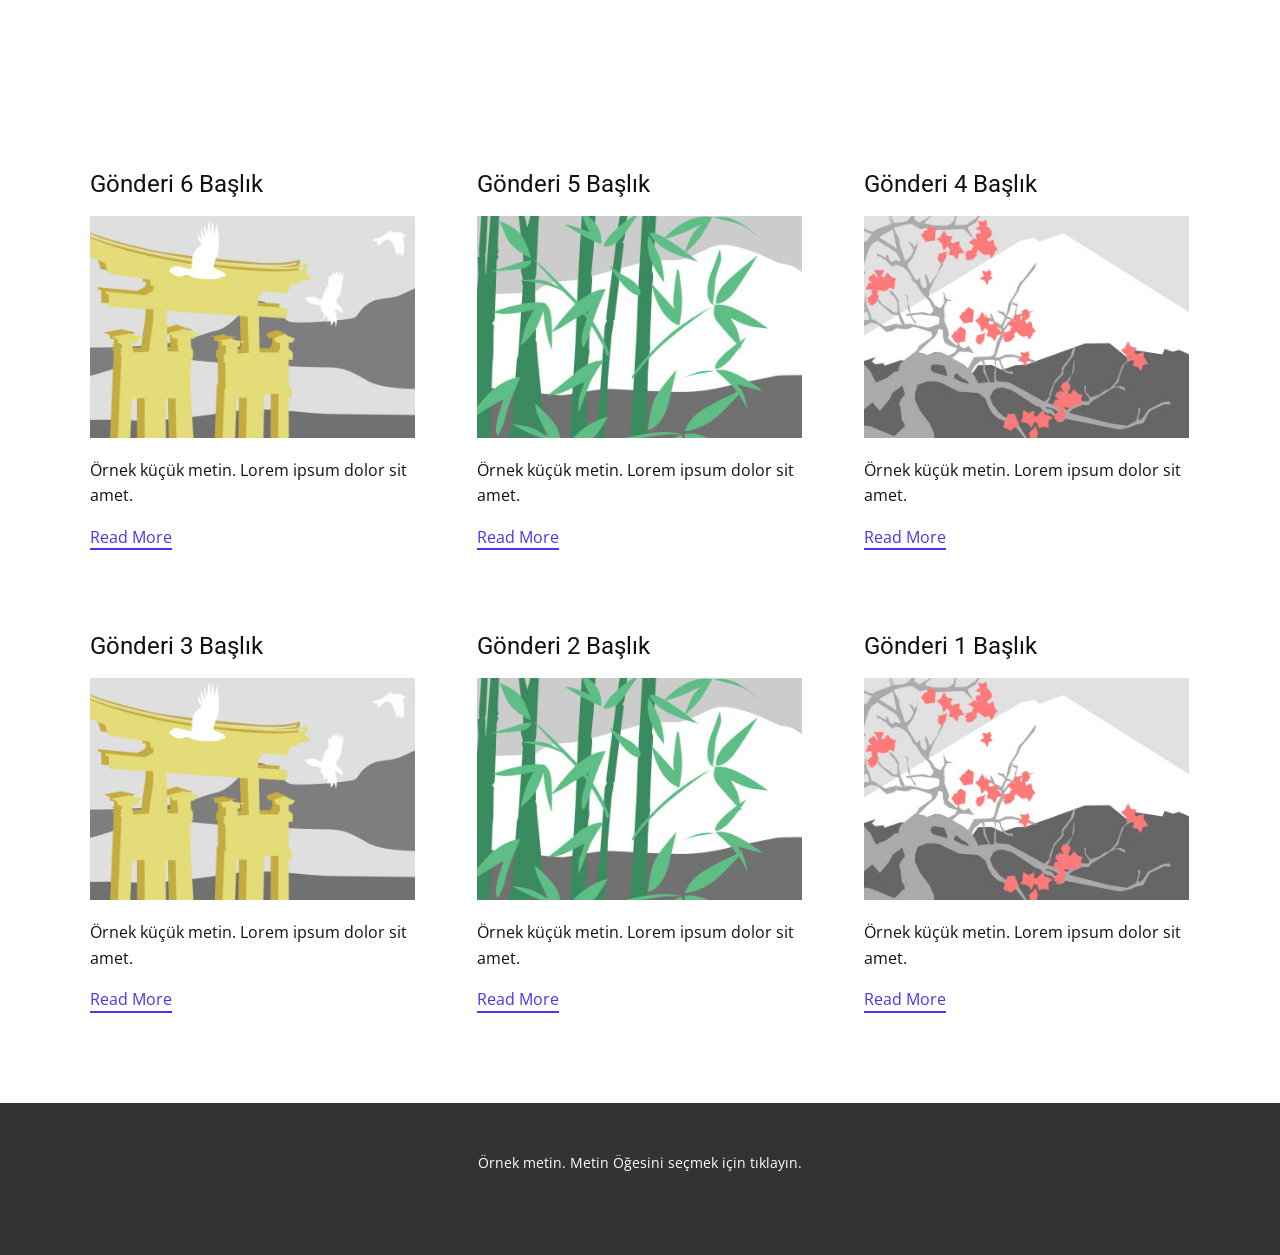
<file: blog/blog.html>
<!DOCTYPE html>
<html style="font-size: 16px;" lang="tr"><head>
    <meta name="viewport" content="width=device-width, initial-scale=1.0">
    <meta charset="utf-8">
    <meta name="keywords" content="">
    <meta name="description" content="">
    <title>Blog</title>
    <link rel="stylesheet" href="../nicepage.css" media="screen">
<link rel="stylesheet" href="../Blog-Template.css" media="screen">
    <script class="u-script" type="text/javascript" src="../jquery.js" defer=""></script>
    <script class="u-script" type="text/javascript" src="../nicepage.js" defer=""></script>
    <meta name="generator" content="Nicepage 8.1.4, nicepage.com">
    
    
    
    <link id="u-page-google-font" rel="stylesheet" href="https://fonts.googleapis.com/css2?display=swap&amp;family=Roboto:ital,wght@0,100;0,200;0,300;0,400;0,500;0,600;0,700;0,800;0,900;1,100;1,200;1,300;1,400;1,500;1,600;1,700;1,800;1,900&amp;family=Open+Sans:ital,wght@0,300;0,400;0,500;0,600;0,700;0,800;1,300;1,400;1,500;1,600;1,700;1,800">
    <script type="application/ld+json">{
		"@context": "http://schema.org",
		"@type": "Organization",
		"name": ""
}</script>
    <meta name="theme-color" content="#4835f2">
  <meta data-intl-tel-input-cdn-path="intlTelInput/"></head>
  <body data-path-to-root="../" data-include-products="false" class="u-body u-xl-mode" data-lang="tr"><header class="u-clearfix u-header u-header" id="header"><div class="u-clearfix u-sheet u-valign-middle-lg u-valign-middle-md u-valign-middle-sm u-valign-middle-xs u-sheet-1"></div></header>
    <section class="u-clearfix u-section-1" id="block-1">
      <div class="u-clearfix u-sheet u-valign-middle u-sheet-1"><!--blog--><!--blog_options_json--><!--{"type":"Recent","source":"","tags":"","count":""}--><!--/blog_options_json-->
        <div class="u-blog u-expanded-width u-repeater u-repeater-1" data-blog-id="blog-1"><!--blog_post-->
          <div class="u-blog-post u-container-style u-repeater-item u-white u-repeater-item-1">
            <div class="u-container-layout u-similar-container u-valign-top u-container-layout-1"><!--blog_post_header-->
              <h4 class="u-blog-control u-text u-text-1">
                <a class="u-post-header-link" href="../blog/gönderi-5.html">Gönderi 6 Başlık</a>
              </h4><!--/blog_post_header--><!--blog_post_image-->
              <img alt="" class="u-blog-control u-expanded-width u-image u-image-default u-image-1" src="../images/8ad73f3c.jpeg" data-href="../blog/gönderi-5.html"><!--/blog_post_image--><!--blog_post_content-->
              <div class="u-blog-control u-post-content u-text u-text-2 fr-view">Örnek küçük metin. Lorem ipsum dolor sit amet.</div><!--/blog_post_content--><!--blog_post_readmore-->
              <a href="../blog/gönderi-5.html" class="u-blog-control u-border-2 u-border-palette-1-base u-btn u-btn-rectangle u-button-style u-none u-btn-1"><!--blog_post_readmore_content--><!--options_json--><!--{"content":"Read More","defaultValue":"Devamını Oku"}--><!--/options_json-->Read More<!--/blog_post_readmore_content--></a><!--/blog_post_readmore-->
            </div>
          </div><div class="u-blog-post u-container-style u-repeater-item u-video-cover u-white">
            <div class="u-container-layout u-similar-container u-valign-top u-container-layout-2"><!--blog_post_header-->
              <h4 class="u-blog-control u-text u-text-3">
                <a class="u-post-header-link" href="../blog/gönderi-4.html">Gönderi 5 Başlık</a>
              </h4><!--/blog_post_header--><!--blog_post_image-->
              <img alt="" class="u-blog-control u-expanded-width u-image u-image-default u-image-2" src="../images/68f64b9d.jpeg" data-href="../blog/gönderi-4.html"><!--/blog_post_image--><!--blog_post_content-->
              <div class="u-blog-control u-post-content u-text u-text-4 fr-view">Örnek küçük metin. Lorem ipsum dolor sit amet.</div><!--/blog_post_content--><!--blog_post_readmore-->
              <a href="../blog/gönderi-4.html" class="u-blog-control u-border-2 u-border-palette-1-base u-btn u-btn-rectangle u-button-style u-none u-btn-2"><!--blog_post_readmore_content--><!--options_json--><!--{"content":"Read More","defaultValue":"Devamını Oku"}--><!--/options_json-->Read More<!--/blog_post_readmore_content--></a><!--/blog_post_readmore-->
            </div>
          </div><div class="u-blog-post u-container-style u-repeater-item u-video-cover u-white">
            <div class="u-container-layout u-similar-container u-valign-top u-container-layout-3"><!--blog_post_header-->
              <h4 class="u-blog-control u-text u-text-5">
                <a class="u-post-header-link" href="../blog/gönderi-3.html">Gönderi 4 Başlık</a>
              </h4><!--/blog_post_header--><!--blog_post_image-->
              <img alt="" class="u-blog-control u-expanded-width u-image u-image-default u-image-3" src="../images/0fd3416c.jpeg" data-href="../blog/gönderi-3.html"><!--/blog_post_image--><!--blog_post_content-->
              <div class="u-blog-control u-post-content u-text u-text-6 fr-view">Örnek küçük metin. Lorem ipsum dolor sit amet.</div><!--/blog_post_content--><!--blog_post_readmore-->
              <a href="../blog/gönderi-3.html" class="u-blog-control u-border-2 u-border-palette-1-base u-btn u-btn-rectangle u-button-style u-none u-btn-3"><!--blog_post_readmore_content--><!--options_json--><!--{"content":"Read More","defaultValue":"Devamını Oku"}--><!--/options_json-->Read More<!--/blog_post_readmore_content--></a><!--/blog_post_readmore-->
            </div>
          </div><div class="u-blog-post u-container-style u-repeater-item u-white u-repeater-item-1">
            <div class="u-container-layout u-similar-container u-valign-top u-container-layout-1"><!--blog_post_header-->
              <h4 class="u-blog-control u-text u-text-1">
                <a class="u-post-header-link" href="../blog/gönderi-2.html">Gönderi 3 Başlık</a>
              </h4><!--/blog_post_header--><!--blog_post_image-->
              <img alt="" class="u-blog-control u-expanded-width u-image u-image-default u-image-1" src="../images/8ad73f3c.jpeg" data-href="../blog/gönderi-2.html"><!--/blog_post_image--><!--blog_post_content-->
              <div class="u-blog-control u-post-content u-text u-text-2 fr-view">Örnek küçük metin. Lorem ipsum dolor sit amet.</div><!--/blog_post_content--><!--blog_post_readmore-->
              <a href="../blog/gönderi-2.html" class="u-blog-control u-border-2 u-border-palette-1-base u-btn u-btn-rectangle u-button-style u-none u-btn-1"><!--blog_post_readmore_content--><!--options_json--><!--{"content":"Read More","defaultValue":"Devamını Oku"}--><!--/options_json-->Read More<!--/blog_post_readmore_content--></a><!--/blog_post_readmore-->
            </div>
          </div><div class="u-blog-post u-container-style u-repeater-item u-video-cover u-white">
            <div class="u-container-layout u-similar-container u-valign-top u-container-layout-2"><!--blog_post_header-->
              <h4 class="u-blog-control u-text u-text-3">
                <a class="u-post-header-link" href="../blog/gönderi-1.html">Gönderi 2 Başlık</a>
              </h4><!--/blog_post_header--><!--blog_post_image-->
              <img alt="" class="u-blog-control u-expanded-width u-image u-image-default u-image-2" src="../images/68f64b9d.jpeg" data-href="../blog/gönderi-1.html"><!--/blog_post_image--><!--blog_post_content-->
              <div class="u-blog-control u-post-content u-text u-text-4 fr-view">Örnek küçük metin. Lorem ipsum dolor sit amet.</div><!--/blog_post_content--><!--blog_post_readmore-->
              <a href="../blog/gönderi-1.html" class="u-blog-control u-border-2 u-border-palette-1-base u-btn u-btn-rectangle u-button-style u-none u-btn-2"><!--blog_post_readmore_content--><!--options_json--><!--{"content":"Read More","defaultValue":"Devamını Oku"}--><!--/options_json-->Read More<!--/blog_post_readmore_content--></a><!--/blog_post_readmore-->
            </div>
          </div><div class="u-blog-post u-container-style u-repeater-item u-video-cover u-white">
            <div class="u-container-layout u-similar-container u-valign-top u-container-layout-3"><!--blog_post_header-->
              <h4 class="u-blog-control u-text u-text-5">
                <a class="u-post-header-link" href="../blog/gönderi.html">Gönderi 1 Başlık</a>
              </h4><!--/blog_post_header--><!--blog_post_image-->
              <img alt="" class="u-blog-control u-expanded-width u-image u-image-default u-image-3" src="../images/0fd3416c.jpeg" data-href="../blog/gönderi.html"><!--/blog_post_image--><!--blog_post_content-->
              <div class="u-blog-control u-post-content u-text u-text-6 fr-view">Örnek küçük metin. Lorem ipsum dolor sit amet.</div><!--/blog_post_content--><!--blog_post_readmore-->
              <a href="../blog/gönderi.html" class="u-blog-control u-border-2 u-border-palette-1-base u-btn u-btn-rectangle u-button-style u-none u-btn-3"><!--blog_post_readmore_content--><!--options_json--><!--{"content":"Read More","defaultValue":"Devamını Oku"}--><!--/options_json-->Read More<!--/blog_post_readmore_content--></a><!--/blog_post_readmore-->
            </div>
          </div><!--/blog_post--><!--blog_post-->
          <!--/blog_post--><!--blog_post-->
          <!--/blog_post-->
        </div><!--/blog-->
      </div>
    </section>
    
    
    
    <footer class="u-align-center u-clearfix u-container-align-center u-footer u-grey-80 u-footer" id="footer"><div class="u-clearfix u-sheet u-sheet-1">
        <p class="u-small-text u-text u-text-variant u-text-1">Örnek metin. Metin Öğesini seçmek için tıklayın.</p>
      </div></footer>
    <section class="u-backlink u-clearfix u-grey-80"></section>
  
</body></html>
</file>
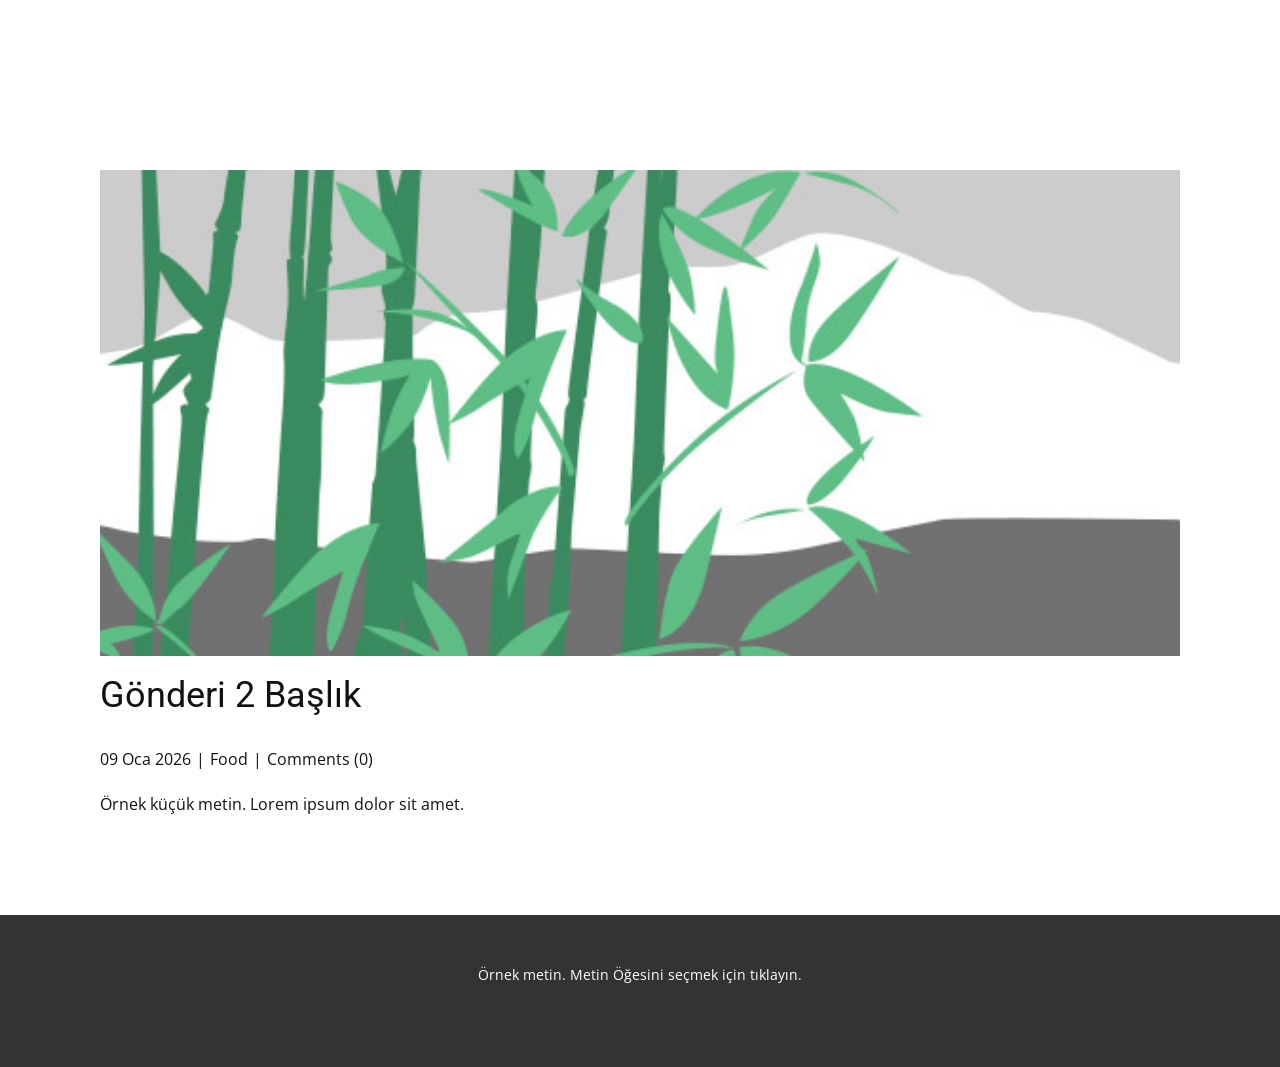
<file: blog/gönderi-1.html>
<!DOCTYPE html>
<html style="font-size: 16px;" lang="tr"><head>
    <meta name="viewport" content="width=device-width, initial-scale=1.0">
    <meta charset="utf-8">
    <meta name="keywords" content="Gönderi 1 Başlık">
    <meta name="description" content="">
    <title>Gönderi 2 Başlık</title>
    <link rel="stylesheet" href="../nicepage.css" media="screen">
<link rel="stylesheet" href="../Post-Template.css" media="screen">
    <script class="u-script" type="text/javascript" src="../jquery.js" defer=""></script>
    <script class="u-script" type="text/javascript" src="../nicepage.js" defer=""></script>
    <meta name="generator" content="Nicepage 8.1.4, nicepage.com">
    
    
    
    <link id="u-page-google-font" rel="stylesheet" href="https://fonts.googleapis.com/css2?display=swap&amp;family=Roboto:ital,wght@0,100;0,200;0,300;0,400;0,500;0,600;0,700;0,800;0,900;1,100;1,200;1,300;1,400;1,500;1,600;1,700;1,800;1,900&amp;family=Open+Sans:ital,wght@0,300;0,400;0,500;0,600;0,700;0,800;1,300;1,400;1,500;1,600;1,700;1,800">
    <script type="application/ld+json">{
		"@context": "http://schema.org",
		"@type": "Organization",
		"name": ""
}</script>
    <meta name="theme-color" content="#4835f2">
  <meta data-intl-tel-input-cdn-path="intlTelInput/"></head>
  <body data-path-to-root="./" data-include-products="false" class="u-body u-xl-mode" data-lang="tr"><header class="u-clearfix u-header u-header" id="header"><div class="u-clearfix u-sheet u-valign-middle-lg u-valign-middle-md u-valign-middle-sm u-valign-middle-xs u-sheet-1"></div></header>
    <section class="u-align-center u-clearfix u-section-1" id="block-1">
      <div class="u-clearfix u-sheet u-valign-middle-md u-valign-middle-sm u-valign-middle-xs u-sheet-1"><!--post_details--><!--post_details_options_json--><!--{"source":""}--><!--/post_details_options_json--><!--blog_post-->
        <div class="u-container-style u-expanded-width u-post-details u-post-details-1">
          <div class="u-container-layout u-valign-middle u-container-layout-1"><!--blog_post_image-->
            <img alt="" class="u-blog-control u-expanded-width u-image u-image-default u-image-1" src="../images/68f64b9d.jpeg"><!--/blog_post_image--><!--blog_post_header-->
            <h2 class="u-blog-control u-text u-text-1">Gönderi 2 Başlık</h2><!--/blog_post_header--><!--blog_post_metadata-->
            <div class="u-blog-control u-metadata u-metadata-1"><!--blog_post_metadata_date--><span class="u-meta-date u-meta-icon">09 Oca 2026</span><!--/blog_post_metadata_date--><!--blog_post_metadata_category--><span class="u-meta-category u-meta-icon"><a href="/blog/blog.html#/blog-1///1">Food</a></span><!--/blog_post_metadata_category--><!--blog_post_metadata_comments--><span class="u-meta-comments u-meta-icon"><!--blog_post_metadata_comments_content-->Comments (0)<!--/blog_post_metadata_comments_content--></span><!--/blog_post_metadata_comments-->
            </div><!--/blog_post_metadata--><!--blog_post_content-->
            <div class="u-align-justify u-blog-control u-post-content u-text u-text-2 fr-view">
  <p>Örnek küçük metin. Lorem ipsum dolor sit amet.</p>
  </div><!--/blog_post_content-->
          </div>
        </div><!--/blog_post--><!--/post_details-->
      </div>
    </section>
    
    
    
    <footer class="u-align-center u-clearfix u-container-align-center u-footer u-grey-80 u-footer" id="footer"><div class="u-clearfix u-sheet u-sheet-1">
        <p class="u-small-text u-text u-text-variant u-text-1">Örnek metin. Metin Öğesini seçmek için tıklayın.</p>
      </div></footer>
    <section class="u-backlink u-clearfix u-grey-80"></section>
  
</body></html>
</file>
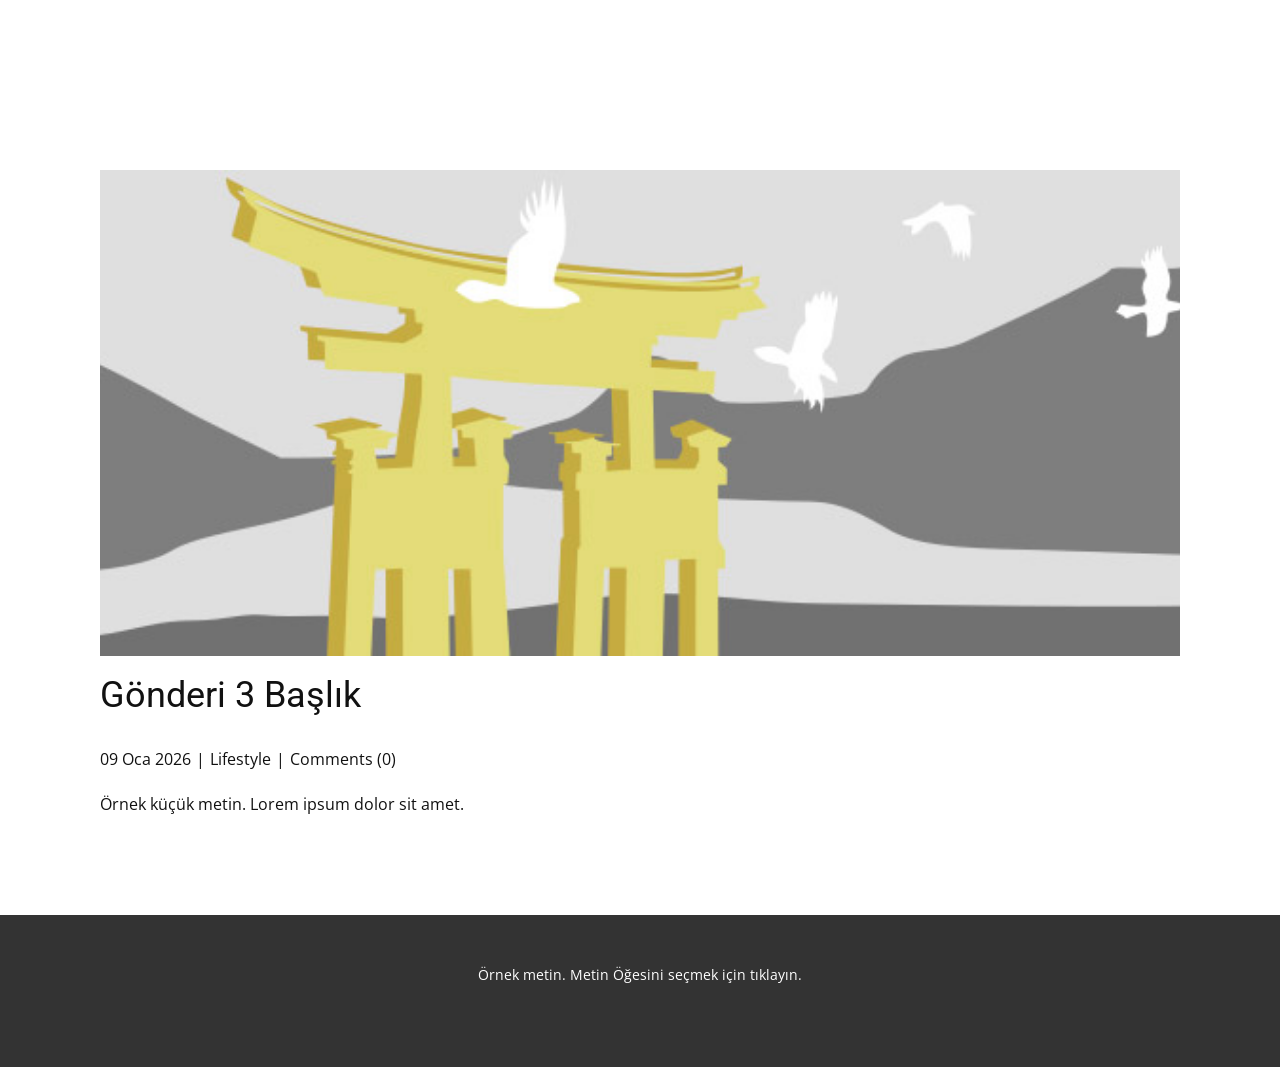
<file: blog/gönderi-2.html>
<!DOCTYPE html>
<html style="font-size: 16px;" lang="tr"><head>
    <meta name="viewport" content="width=device-width, initial-scale=1.0">
    <meta charset="utf-8">
    <meta name="keywords" content="Gönderi 1 Başlık">
    <meta name="description" content="">
    <title>Gönderi 3 Başlık</title>
    <link rel="stylesheet" href="../nicepage.css" media="screen">
<link rel="stylesheet" href="../Post-Template.css" media="screen">
    <script class="u-script" type="text/javascript" src="../jquery.js" defer=""></script>
    <script class="u-script" type="text/javascript" src="../nicepage.js" defer=""></script>
    <meta name="generator" content="Nicepage 8.1.4, nicepage.com">
    
    
    
    <link id="u-page-google-font" rel="stylesheet" href="https://fonts.googleapis.com/css2?display=swap&amp;family=Roboto:ital,wght@0,100;0,200;0,300;0,400;0,500;0,600;0,700;0,800;0,900;1,100;1,200;1,300;1,400;1,500;1,600;1,700;1,800;1,900&amp;family=Open+Sans:ital,wght@0,300;0,400;0,500;0,600;0,700;0,800;1,300;1,400;1,500;1,600;1,700;1,800">
    <script type="application/ld+json">{
		"@context": "http://schema.org",
		"@type": "Organization",
		"name": ""
}</script>
    <meta name="theme-color" content="#4835f2">
  <meta data-intl-tel-input-cdn-path="intlTelInput/"></head>
  <body data-path-to-root="./" data-include-products="false" class="u-body u-xl-mode" data-lang="tr"><header class="u-clearfix u-header u-header" id="header"><div class="u-clearfix u-sheet u-valign-middle-lg u-valign-middle-md u-valign-middle-sm u-valign-middle-xs u-sheet-1"></div></header>
    <section class="u-align-center u-clearfix u-section-1" id="block-1">
      <div class="u-clearfix u-sheet u-valign-middle-md u-valign-middle-sm u-valign-middle-xs u-sheet-1"><!--post_details--><!--post_details_options_json--><!--{"source":""}--><!--/post_details_options_json--><!--blog_post-->
        <div class="u-container-style u-expanded-width u-post-details u-post-details-1">
          <div class="u-container-layout u-valign-middle u-container-layout-1"><!--blog_post_image-->
            <img alt="" class="u-blog-control u-expanded-width u-image u-image-default u-image-1" src="../images/8ad73f3c.jpeg"><!--/blog_post_image--><!--blog_post_header-->
            <h2 class="u-blog-control u-text u-text-1">Gönderi 3 Başlık</h2><!--/blog_post_header--><!--blog_post_metadata-->
            <div class="u-blog-control u-metadata u-metadata-1"><!--blog_post_metadata_date--><span class="u-meta-date u-meta-icon">09 Oca 2026</span><!--/blog_post_metadata_date--><!--blog_post_metadata_category--><span class="u-meta-category u-meta-icon"><a href="/blog/blog.html#/blog-1///3">Lifestyle</a></span><!--/blog_post_metadata_category--><!--blog_post_metadata_comments--><span class="u-meta-comments u-meta-icon"><!--blog_post_metadata_comments_content-->Comments (0)<!--/blog_post_metadata_comments_content--></span><!--/blog_post_metadata_comments-->
            </div><!--/blog_post_metadata--><!--blog_post_content-->
            <div class="u-align-justify u-blog-control u-post-content u-text u-text-2 fr-view">
  <p>Örnek küçük metin. Lorem ipsum dolor sit amet.</p>
  </div><!--/blog_post_content-->
          </div>
        </div><!--/blog_post--><!--/post_details-->
      </div>
    </section>
    
    
    
    <footer class="u-align-center u-clearfix u-container-align-center u-footer u-grey-80 u-footer" id="footer"><div class="u-clearfix u-sheet u-sheet-1">
        <p class="u-small-text u-text u-text-variant u-text-1">Örnek metin. Metin Öğesini seçmek için tıklayın.</p>
      </div></footer>
    <section class="u-backlink u-clearfix u-grey-80"></section>
  
</body></html>
</file>
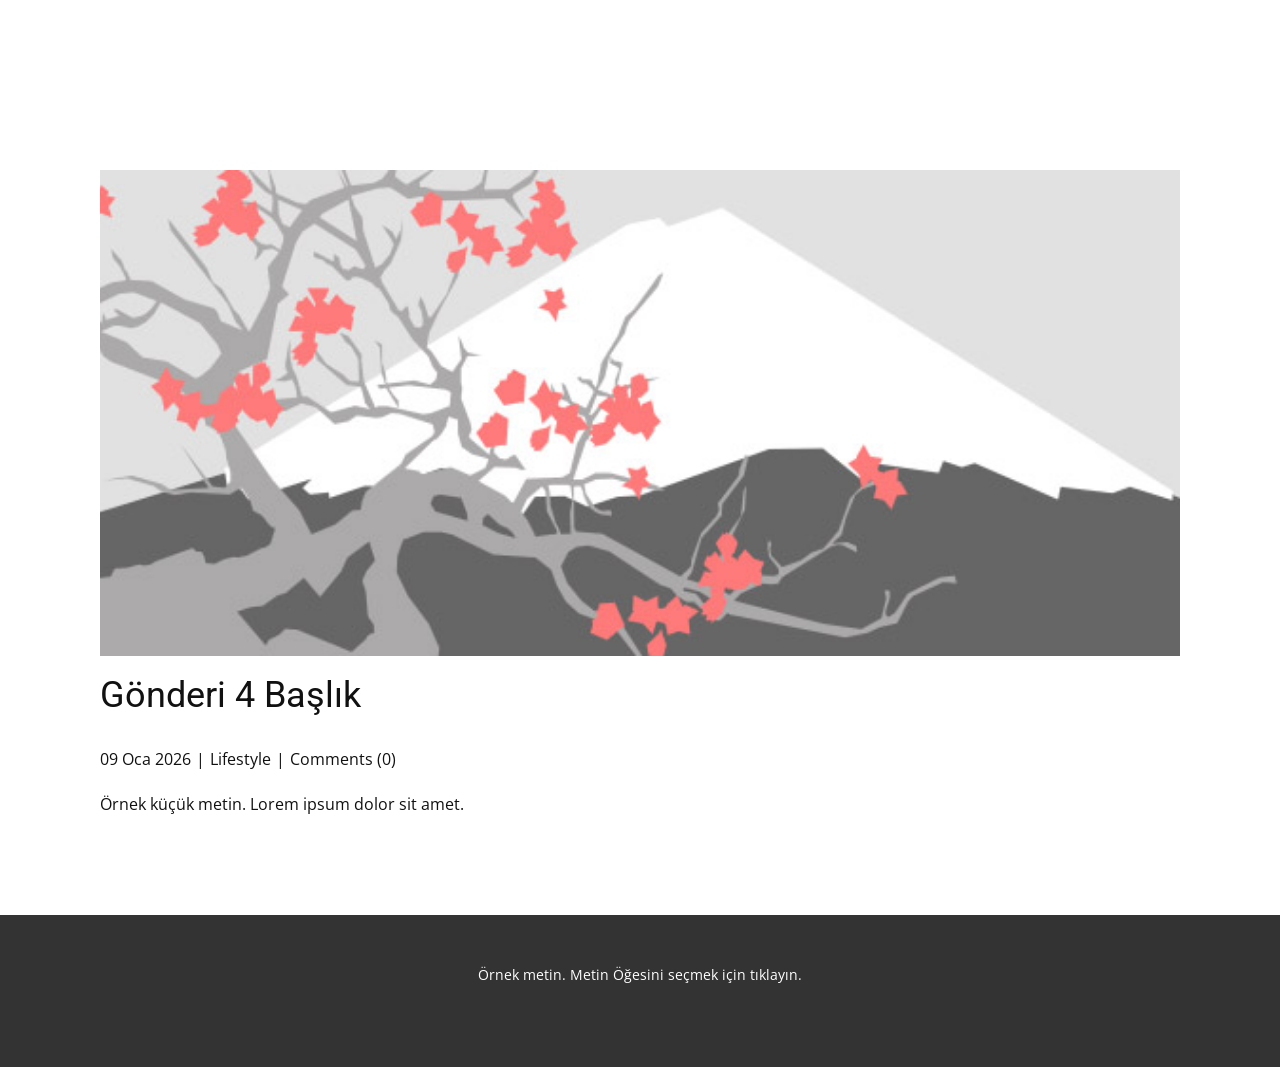
<file: blog/gönderi-3.html>
<!DOCTYPE html>
<html style="font-size: 16px;" lang="tr"><head>
    <meta name="viewport" content="width=device-width, initial-scale=1.0">
    <meta charset="utf-8">
    <meta name="keywords" content="Gönderi 1 Başlık">
    <meta name="description" content="">
    <title>Gönderi 4 Başlık</title>
    <link rel="stylesheet" href="../nicepage.css" media="screen">
<link rel="stylesheet" href="../Post-Template.css" media="screen">
    <script class="u-script" type="text/javascript" src="../jquery.js" defer=""></script>
    <script class="u-script" type="text/javascript" src="../nicepage.js" defer=""></script>
    <meta name="generator" content="Nicepage 8.1.4, nicepage.com">
    
    
    
    <link id="u-page-google-font" rel="stylesheet" href="https://fonts.googleapis.com/css2?display=swap&amp;family=Roboto:ital,wght@0,100;0,200;0,300;0,400;0,500;0,600;0,700;0,800;0,900;1,100;1,200;1,300;1,400;1,500;1,600;1,700;1,800;1,900&amp;family=Open+Sans:ital,wght@0,300;0,400;0,500;0,600;0,700;0,800;1,300;1,400;1,500;1,600;1,700;1,800">
    <script type="application/ld+json">{
		"@context": "http://schema.org",
		"@type": "Organization",
		"name": ""
}</script>
    <meta name="theme-color" content="#4835f2">
  <meta data-intl-tel-input-cdn-path="intlTelInput/"></head>
  <body data-path-to-root="./" data-include-products="false" class="u-body u-xl-mode" data-lang="tr"><header class="u-clearfix u-header u-header" id="header"><div class="u-clearfix u-sheet u-valign-middle-lg u-valign-middle-md u-valign-middle-sm u-valign-middle-xs u-sheet-1"></div></header>
    <section class="u-align-center u-clearfix u-section-1" id="block-1">
      <div class="u-clearfix u-sheet u-valign-middle-md u-valign-middle-sm u-valign-middle-xs u-sheet-1"><!--post_details--><!--post_details_options_json--><!--{"source":""}--><!--/post_details_options_json--><!--blog_post-->
        <div class="u-container-style u-expanded-width u-post-details u-post-details-1">
          <div class="u-container-layout u-valign-middle u-container-layout-1"><!--blog_post_image-->
            <img alt="" class="u-blog-control u-expanded-width u-image u-image-default u-image-1" src="../images/0fd3416c.jpeg"><!--/blog_post_image--><!--blog_post_header-->
            <h2 class="u-blog-control u-text u-text-1">Gönderi 4 Başlık</h2><!--/blog_post_header--><!--blog_post_metadata-->
            <div class="u-blog-control u-metadata u-metadata-1"><!--blog_post_metadata_date--><span class="u-meta-date u-meta-icon">09 Oca 2026</span><!--/blog_post_metadata_date--><!--blog_post_metadata_category--><span class="u-meta-category u-meta-icon"><a href="/blog/blog.html#/blog-1///3">Lifestyle</a></span><!--/blog_post_metadata_category--><!--blog_post_metadata_comments--><span class="u-meta-comments u-meta-icon"><!--blog_post_metadata_comments_content-->Comments (0)<!--/blog_post_metadata_comments_content--></span><!--/blog_post_metadata_comments-->
            </div><!--/blog_post_metadata--><!--blog_post_content-->
            <div class="u-align-justify u-blog-control u-post-content u-text u-text-2 fr-view">
  <p>Örnek küçük metin. Lorem ipsum dolor sit amet.</p>
  </div><!--/blog_post_content-->
          </div>
        </div><!--/blog_post--><!--/post_details-->
      </div>
    </section>
    
    
    
    <footer class="u-align-center u-clearfix u-container-align-center u-footer u-grey-80 u-footer" id="footer"><div class="u-clearfix u-sheet u-sheet-1">
        <p class="u-small-text u-text u-text-variant u-text-1">Örnek metin. Metin Öğesini seçmek için tıklayın.</p>
      </div></footer>
    <section class="u-backlink u-clearfix u-grey-80"></section>
  
</body></html>
</file>
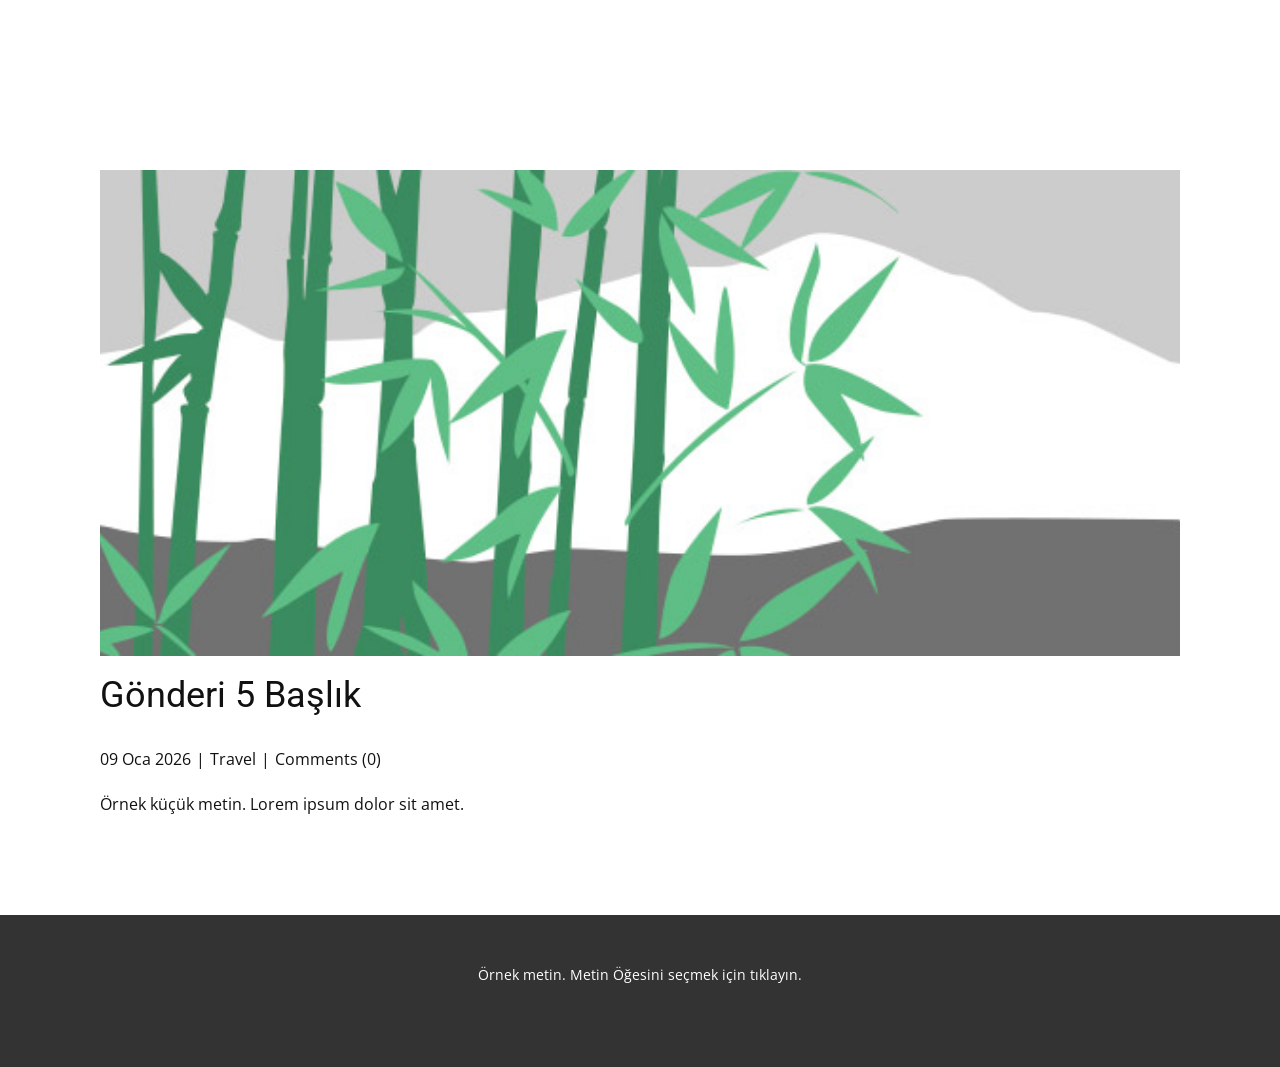
<file: blog/gönderi-4.html>
<!DOCTYPE html>
<html style="font-size: 16px;" lang="tr"><head>
    <meta name="viewport" content="width=device-width, initial-scale=1.0">
    <meta charset="utf-8">
    <meta name="keywords" content="Gönderi 1 Başlık">
    <meta name="description" content="">
    <title>Gönderi 5 Başlık</title>
    <link rel="stylesheet" href="../nicepage.css" media="screen">
<link rel="stylesheet" href="../Post-Template.css" media="screen">
    <script class="u-script" type="text/javascript" src="../jquery.js" defer=""></script>
    <script class="u-script" type="text/javascript" src="../nicepage.js" defer=""></script>
    <meta name="generator" content="Nicepage 8.1.4, nicepage.com">
    
    
    
    <link id="u-page-google-font" rel="stylesheet" href="https://fonts.googleapis.com/css2?display=swap&amp;family=Roboto:ital,wght@0,100;0,200;0,300;0,400;0,500;0,600;0,700;0,800;0,900;1,100;1,200;1,300;1,400;1,500;1,600;1,700;1,800;1,900&amp;family=Open+Sans:ital,wght@0,300;0,400;0,500;0,600;0,700;0,800;1,300;1,400;1,500;1,600;1,700;1,800">
    <script type="application/ld+json">{
		"@context": "http://schema.org",
		"@type": "Organization",
		"name": ""
}</script>
    <meta name="theme-color" content="#4835f2">
  <meta data-intl-tel-input-cdn-path="intlTelInput/"></head>
  <body data-path-to-root="./" data-include-products="false" class="u-body u-xl-mode" data-lang="tr"><header class="u-clearfix u-header u-header" id="header"><div class="u-clearfix u-sheet u-valign-middle-lg u-valign-middle-md u-valign-middle-sm u-valign-middle-xs u-sheet-1"></div></header>
    <section class="u-align-center u-clearfix u-section-1" id="block-1">
      <div class="u-clearfix u-sheet u-valign-middle-md u-valign-middle-sm u-valign-middle-xs u-sheet-1"><!--post_details--><!--post_details_options_json--><!--{"source":""}--><!--/post_details_options_json--><!--blog_post-->
        <div class="u-container-style u-expanded-width u-post-details u-post-details-1">
          <div class="u-container-layout u-valign-middle u-container-layout-1"><!--blog_post_image-->
            <img alt="" class="u-blog-control u-expanded-width u-image u-image-default u-image-1" src="../images/68f64b9d.jpeg"><!--/blog_post_image--><!--blog_post_header-->
            <h2 class="u-blog-control u-text u-text-1">Gönderi 5 Başlık</h2><!--/blog_post_header--><!--blog_post_metadata-->
            <div class="u-blog-control u-metadata u-metadata-1"><!--blog_post_metadata_date--><span class="u-meta-date u-meta-icon">09 Oca 2026</span><!--/blog_post_metadata_date--><!--blog_post_metadata_category--><span class="u-meta-category u-meta-icon"><a href="/blog/blog.html#/blog-1///2">Travel</a></span><!--/blog_post_metadata_category--><!--blog_post_metadata_comments--><span class="u-meta-comments u-meta-icon"><!--blog_post_metadata_comments_content-->Comments (0)<!--/blog_post_metadata_comments_content--></span><!--/blog_post_metadata_comments-->
            </div><!--/blog_post_metadata--><!--blog_post_content-->
            <div class="u-align-justify u-blog-control u-post-content u-text u-text-2 fr-view">
  <p>Örnek küçük metin. Lorem ipsum dolor sit amet.</p>
  </div><!--/blog_post_content-->
          </div>
        </div><!--/blog_post--><!--/post_details-->
      </div>
    </section>
    
    
    
    <footer class="u-align-center u-clearfix u-container-align-center u-footer u-grey-80 u-footer" id="footer"><div class="u-clearfix u-sheet u-sheet-1">
        <p class="u-small-text u-text u-text-variant u-text-1">Örnek metin. Metin Öğesini seçmek için tıklayın.</p>
      </div></footer>
    <section class="u-backlink u-clearfix u-grey-80"></section>
  
</body></html>
</file>
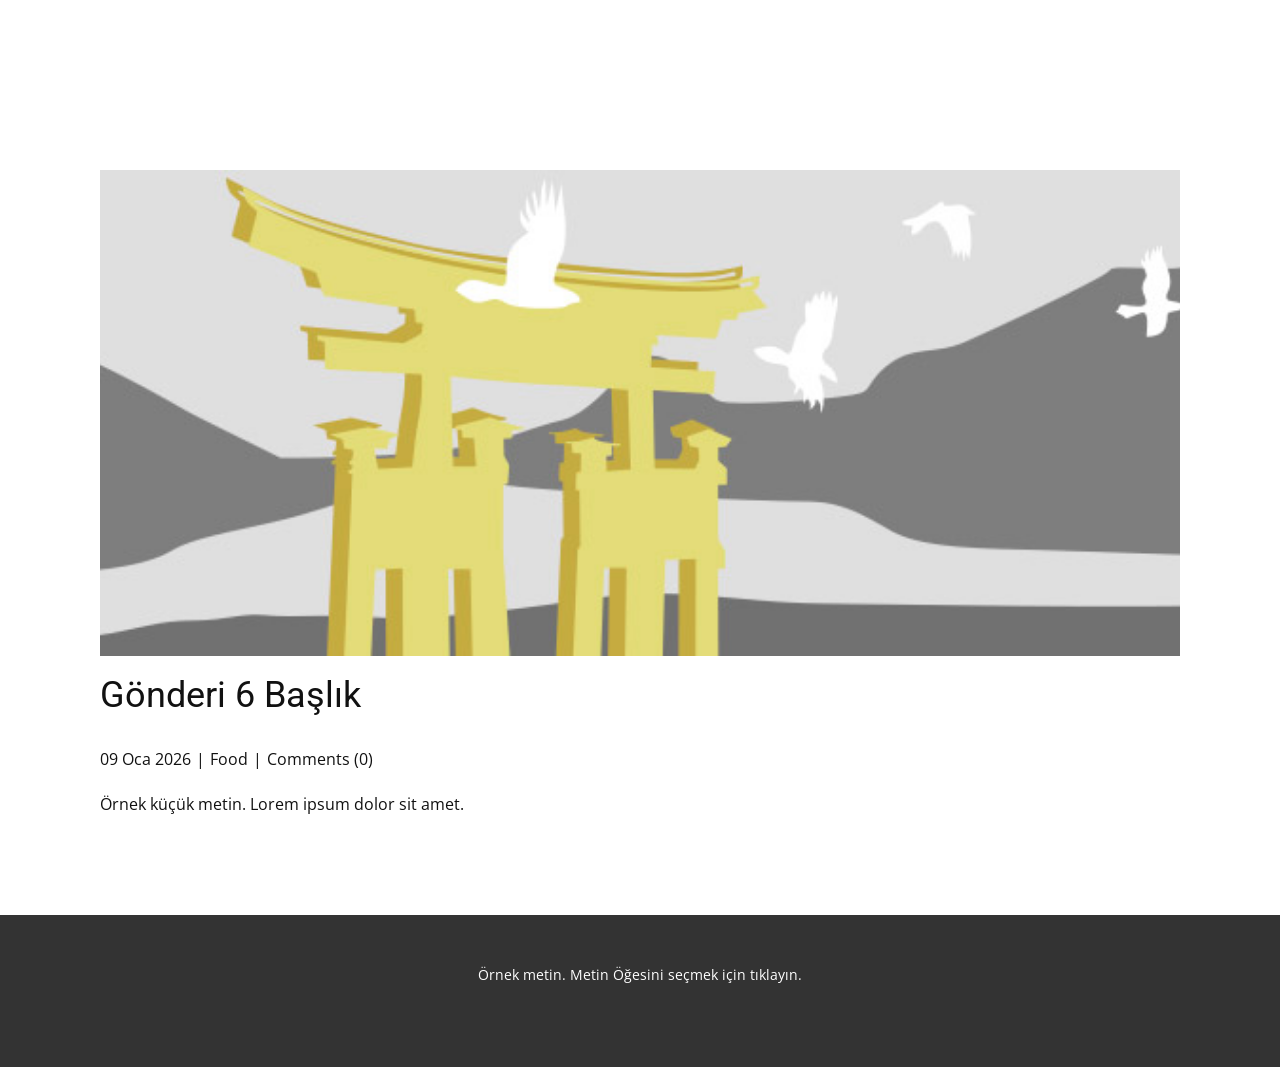
<file: blog/gönderi-5.html>
<!DOCTYPE html>
<html style="font-size: 16px;" lang="tr"><head>
    <meta name="viewport" content="width=device-width, initial-scale=1.0">
    <meta charset="utf-8">
    <meta name="keywords" content="Gönderi 1 Başlık">
    <meta name="description" content="">
    <title>Gönderi 6 Başlık</title>
    <link rel="stylesheet" href="../nicepage.css" media="screen">
<link rel="stylesheet" href="../Post-Template.css" media="screen">
    <script class="u-script" type="text/javascript" src="../jquery.js" defer=""></script>
    <script class="u-script" type="text/javascript" src="../nicepage.js" defer=""></script>
    <meta name="generator" content="Nicepage 8.1.4, nicepage.com">
    
    
    
    <link id="u-page-google-font" rel="stylesheet" href="https://fonts.googleapis.com/css2?display=swap&amp;family=Roboto:ital,wght@0,100;0,200;0,300;0,400;0,500;0,600;0,700;0,800;0,900;1,100;1,200;1,300;1,400;1,500;1,600;1,700;1,800;1,900&amp;family=Open+Sans:ital,wght@0,300;0,400;0,500;0,600;0,700;0,800;1,300;1,400;1,500;1,600;1,700;1,800">
    <script type="application/ld+json">{
		"@context": "http://schema.org",
		"@type": "Organization",
		"name": ""
}</script>
    <meta name="theme-color" content="#4835f2">
  <meta data-intl-tel-input-cdn-path="intlTelInput/"></head>
  <body data-path-to-root="./" data-include-products="false" class="u-body u-xl-mode" data-lang="tr"><header class="u-clearfix u-header u-header" id="header"><div class="u-clearfix u-sheet u-valign-middle-lg u-valign-middle-md u-valign-middle-sm u-valign-middle-xs u-sheet-1"></div></header>
    <section class="u-align-center u-clearfix u-section-1" id="block-1">
      <div class="u-clearfix u-sheet u-valign-middle-md u-valign-middle-sm u-valign-middle-xs u-sheet-1"><!--post_details--><!--post_details_options_json--><!--{"source":""}--><!--/post_details_options_json--><!--blog_post-->
        <div class="u-container-style u-expanded-width u-post-details u-post-details-1">
          <div class="u-container-layout u-valign-middle u-container-layout-1"><!--blog_post_image-->
            <img alt="" class="u-blog-control u-expanded-width u-image u-image-default u-image-1" src="../images/8ad73f3c.jpeg"><!--/blog_post_image--><!--blog_post_header-->
            <h2 class="u-blog-control u-text u-text-1">Gönderi 6 Başlık</h2><!--/blog_post_header--><!--blog_post_metadata-->
            <div class="u-blog-control u-metadata u-metadata-1"><!--blog_post_metadata_date--><span class="u-meta-date u-meta-icon">09 Oca 2026</span><!--/blog_post_metadata_date--><!--blog_post_metadata_category--><span class="u-meta-category u-meta-icon"><a href="/blog/blog.html#/blog-1///1">Food</a></span><!--/blog_post_metadata_category--><!--blog_post_metadata_comments--><span class="u-meta-comments u-meta-icon"><!--blog_post_metadata_comments_content-->Comments (0)<!--/blog_post_metadata_comments_content--></span><!--/blog_post_metadata_comments-->
            </div><!--/blog_post_metadata--><!--blog_post_content-->
            <div class="u-align-justify u-blog-control u-post-content u-text u-text-2 fr-view">
  <p>Örnek küçük metin. Lorem ipsum dolor sit amet.</p>
  </div><!--/blog_post_content-->
          </div>
        </div><!--/blog_post--><!--/post_details-->
      </div>
    </section>
    
    
    
    <footer class="u-align-center u-clearfix u-container-align-center u-footer u-grey-80 u-footer" id="footer"><div class="u-clearfix u-sheet u-sheet-1">
        <p class="u-small-text u-text u-text-variant u-text-1">Örnek metin. Metin Öğesini seçmek için tıklayın.</p>
      </div></footer>
    <section class="u-backlink u-clearfix u-grey-80"></section>
  
</body></html>
</file>
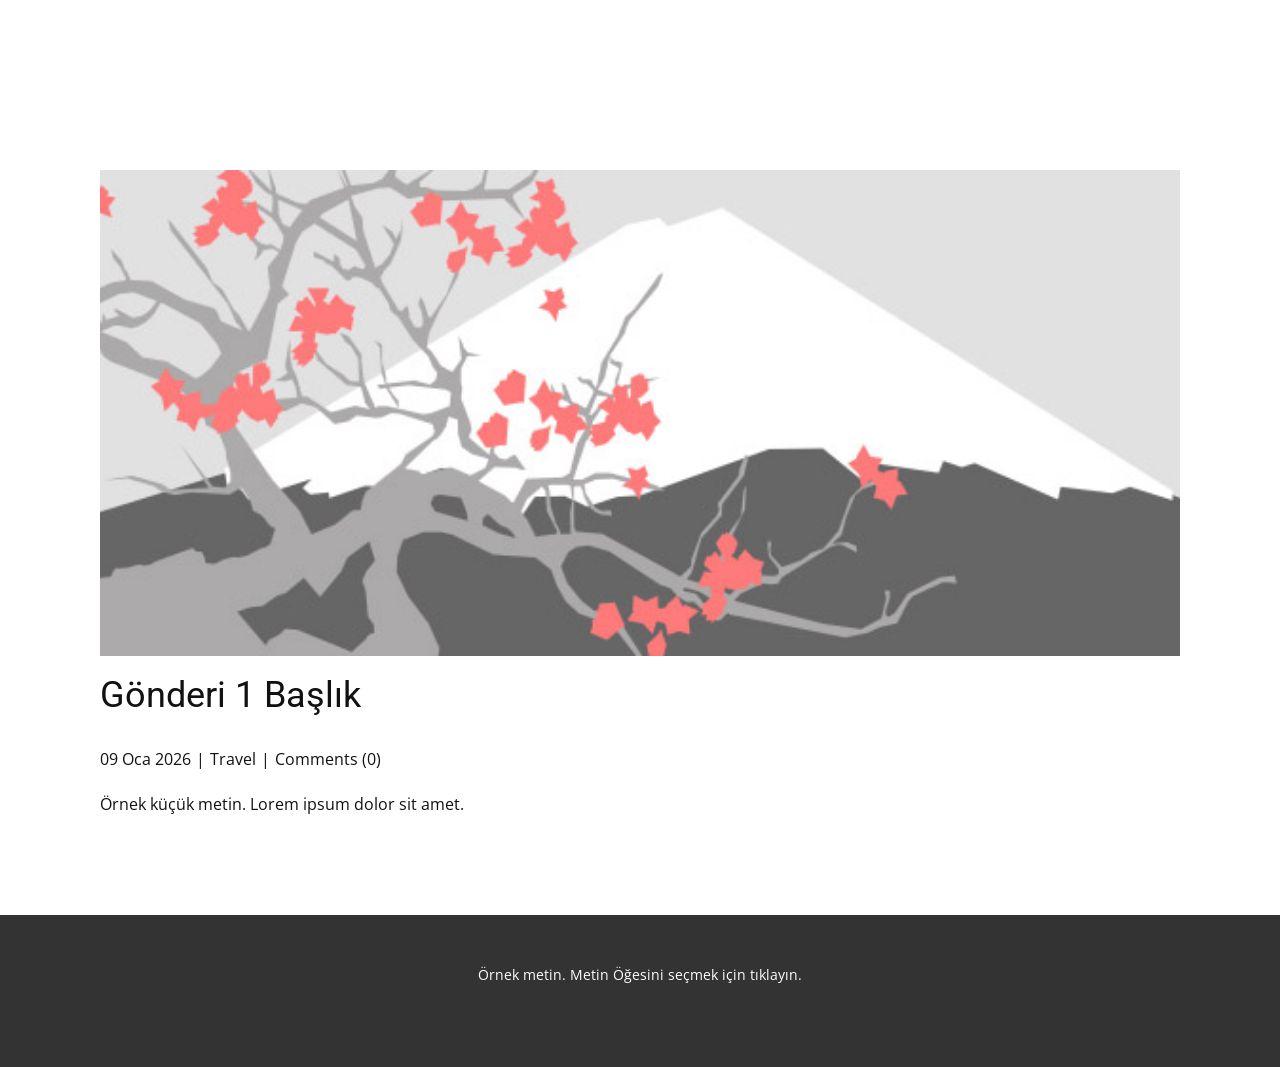
<file: blog/gönderi.html>
<!DOCTYPE html>
<html style="font-size: 16px;" lang="tr"><head>
    <meta name="viewport" content="width=device-width, initial-scale=1.0">
    <meta charset="utf-8">
    <meta name="keywords" content="Gönderi 1 Başlık">
    <meta name="description" content="">
    <title>Gönderi 1 Başlık</title>
    <link rel="stylesheet" href="../nicepage.css" media="screen">
<link rel="stylesheet" href="../Post-Template.css" media="screen">
    <script class="u-script" type="text/javascript" src="../jquery.js" defer=""></script>
    <script class="u-script" type="text/javascript" src="../nicepage.js" defer=""></script>
    <meta name="generator" content="Nicepage 8.1.4, nicepage.com">
    
    
    
    <link id="u-page-google-font" rel="stylesheet" href="https://fonts.googleapis.com/css2?display=swap&amp;family=Roboto:ital,wght@0,100;0,200;0,300;0,400;0,500;0,600;0,700;0,800;0,900;1,100;1,200;1,300;1,400;1,500;1,600;1,700;1,800;1,900&amp;family=Open+Sans:ital,wght@0,300;0,400;0,500;0,600;0,700;0,800;1,300;1,400;1,500;1,600;1,700;1,800">
    <script type="application/ld+json">{
		"@context": "http://schema.org",
		"@type": "Organization",
		"name": ""
}</script>
    <meta name="theme-color" content="#4835f2">
  <meta data-intl-tel-input-cdn-path="intlTelInput/"></head>
  <body data-path-to-root="./" data-include-products="false" class="u-body u-xl-mode" data-lang="tr"><header class="u-clearfix u-header u-header" id="header"><div class="u-clearfix u-sheet u-valign-middle-lg u-valign-middle-md u-valign-middle-sm u-valign-middle-xs u-sheet-1"></div></header>
    <section class="u-align-center u-clearfix u-section-1" id="block-1">
      <div class="u-clearfix u-sheet u-valign-middle-md u-valign-middle-sm u-valign-middle-xs u-sheet-1"><!--post_details--><!--post_details_options_json--><!--{"source":""}--><!--/post_details_options_json--><!--blog_post-->
        <div class="u-container-style u-expanded-width u-post-details u-post-details-1">
          <div class="u-container-layout u-valign-middle u-container-layout-1"><!--blog_post_image-->
            <img alt="" class="u-blog-control u-expanded-width u-image u-image-default u-image-1" src="../images/0fd3416c.jpeg"><!--/blog_post_image--><!--blog_post_header-->
            <h2 class="u-blog-control u-text u-text-1">Gönderi 1 Başlık</h2><!--/blog_post_header--><!--blog_post_metadata-->
            <div class="u-blog-control u-metadata u-metadata-1"><!--blog_post_metadata_date--><span class="u-meta-date u-meta-icon">09 Oca 2026</span><!--/blog_post_metadata_date--><!--blog_post_metadata_category--><span class="u-meta-category u-meta-icon"><a href="/blog/blog.html#/blog-1///2">Travel</a></span><!--/blog_post_metadata_category--><!--blog_post_metadata_comments--><span class="u-meta-comments u-meta-icon"><!--blog_post_metadata_comments_content-->Comments (0)<!--/blog_post_metadata_comments_content--></span><!--/blog_post_metadata_comments-->
            </div><!--/blog_post_metadata--><!--blog_post_content-->
            <div class="u-align-justify u-blog-control u-post-content u-text u-text-2 fr-view">
  <p>Örnek küçük metin. Lorem ipsum dolor sit amet.</p>
  </div><!--/blog_post_content-->
          </div>
        </div><!--/blog_post--><!--/post_details-->
      </div>
    </section>
    
    
    
    <footer class="u-align-center u-clearfix u-container-align-center u-footer u-grey-80 u-footer" id="footer"><div class="u-clearfix u-sheet u-sheet-1">
        <p class="u-small-text u-text u-text-variant u-text-1">Örnek metin. Metin Öğesini seçmek için tıklayın.</p>
      </div></footer>
    <section class="u-backlink u-clearfix u-grey-80"></section>
  
</body></html>
</file>
